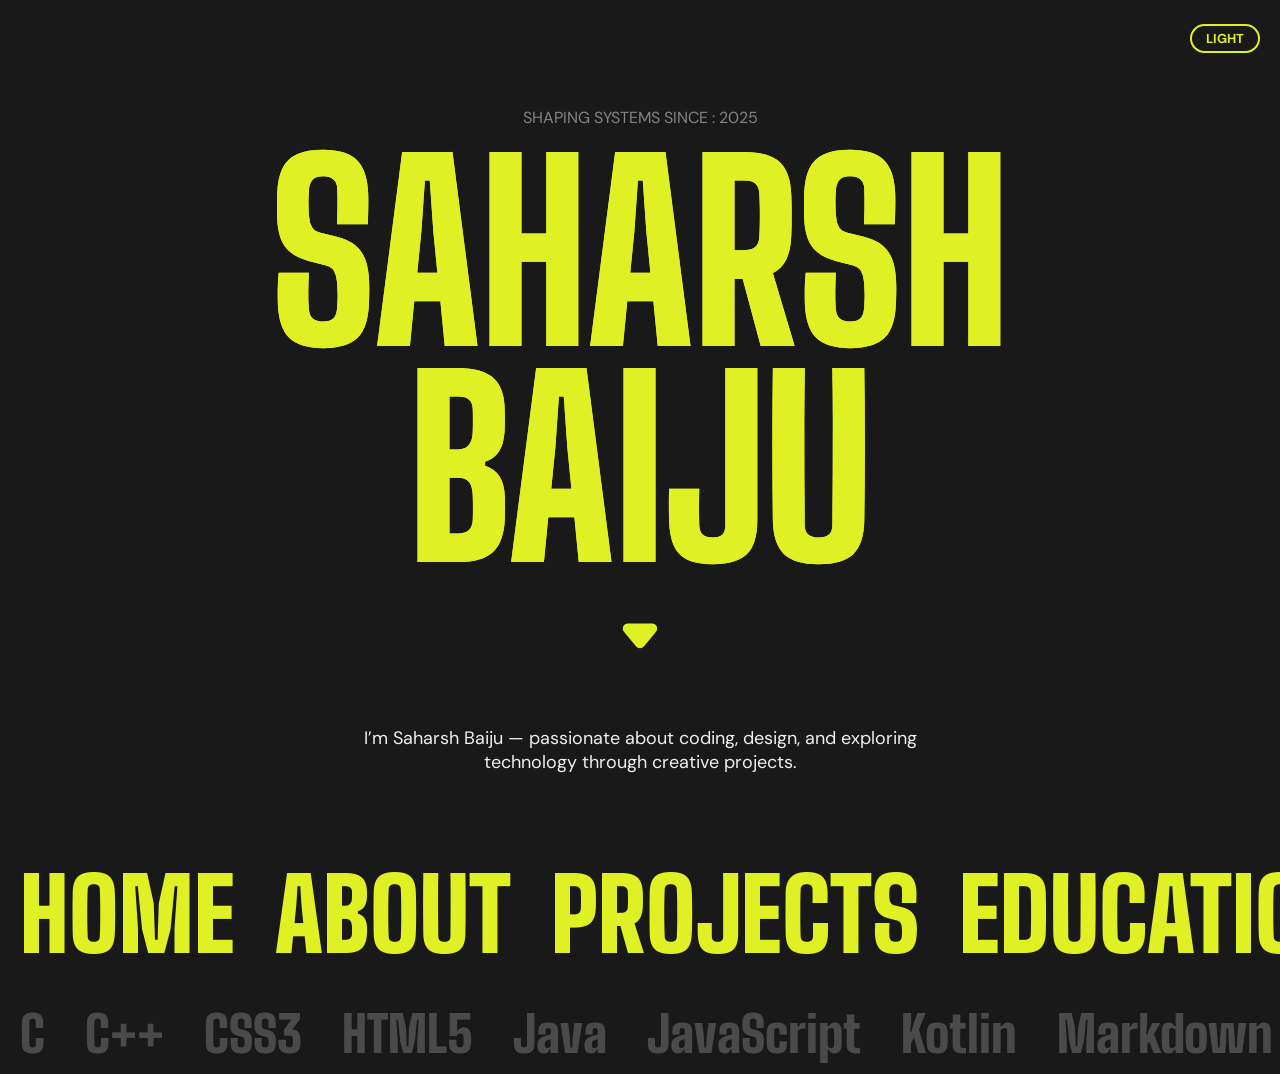
<file: docs/index.html>
<!DOCTYPE html>
<html lang="en">
<head>
    <meta charset="UTF-8">
    <meta name="viewport" content="width=device-width, initial-scale=1.0">
    <title>Saharsh Baiju</title>
    <link rel="stylesheet" href="style.css">
    <script src="script.js" defer></script>
</head>
<body>
    
    <div class="loader">
        <svg width="295" height="338" viewBox="0 0 295 338" fill="none" xmlns="http://www.w3.org/2000/svg">
            <path d="M0.177144 243.303C-0.0152154 243.673 -0.0525978 244.104 0.0732203 244.502C0.199038 244.9 0.47775 245.232 0.848043 245.424C1.21834 245.616 1.64988 245.654 2.04773 245.528C2.44559 245.402 2.77716 245.123 2.96952 244.753C2.96952 244.753 2.96952 244.753 2.96952 244.753C4.53021 241.827 5.76159 238.736 6.9502 235.72C6.96584 235.68 6.98154 235.64 6.9973 235.6C9.18773 229.932 11.3495 224.275 13.5652 218.632C17.8547 207.682 22.248 196.684 26.6301 185.751C26.7343 185.491 26.8392 185.23 26.9446 184.967C44.2911 141.845 61.7552 98.7061 79.8244 55.8576C80.176 55.0288 80.522 54.2145 80.8622 53.4152C86.6773 40.0451 92.1266 26.3528 99.2036 13.9607C99.7643 13.0572 100.32 12.2163 100.94 11.3366C101.642 10.3346 102.35 9.3489 103.091 8.36812C103.424 7.92667 103.762 7.4831 104.102 7.02925C104.272 6.80122 104.442 6.57246 104.619 6.32334C104.8 6.04697 104.953 5.90568 105.22 5.30358C105.318 5.04527 105.391 4.83108 105.455 4.56468C105.497 4.38926 105.528 4.21244 105.538 4.00991C105.544 3.87117 105.569 3.33122 105.22 2.85036C105.019 2.55529 104.636 2.30695 104.314 2.23397C103.947 2.15243 103.832 2.18222 103.661 2.19577C103.349 2.23586 103.122 2.33327 103.001 2.38482C102.857 2.44771 102.723 2.51787 102.59 2.59491C102.488 2.65403 102.391 2.71487 102.29 2.78094C101.526 3.29379 100.892 3.85586 100.316 4.36904C99.1169 5.45104 98.0089 6.55767 96.9123 7.67613C94.7219 9.91896 92.61 12.2093 90.5162 14.5196C86.3421 19.1372 82.2421 23.837 78.232 28.5733C78.1243 28.7009 78.017 28.8283 77.9101 28.9556C70.0514 38.4014 62.9483 48.5319 57.8282 59.8396C57.8225 59.853 57.8169 59.8663 57.8112 59.8797C56.754 62.6294 55.7269 65.7445 57.4148 69.0212C57.4269 69.0395 57.4392 69.0577 57.4515 69.0758C58.8018 71.4552 62.3285 72.0573 64.5507 71.1254C66.9013 70.3293 68.8555 68.9873 70.7072 67.593C74.2388 64.9305 78.0977 60.9281 80.3662 58.8676C80.2878 58.8897 80.096 58.8934 79.9487 58.8324C79.7998 58.7739 79.7344 58.703 79.7138 58.6832C79.677 58.6391 79.7383 58.7273 79.7792 58.8388C79.8725 59.0737 79.9592 59.4047 80.032 59.7452C80.4029 61.5885 80.4473 63.6452 80.5523 65.6566C80.5884 66.409 80.627 67.1633 80.6812 67.9224C81.3735 78.4426 82.0263 89.0625 83.292 99.6069C83.3645 100.219 83.4402 100.843 83.5163 101.455C85.7274 119.151 89.1205 136.624 92.8211 154.013C92.9001 154.382 92.9796 154.754 93.0595 155.126C97.5228 175.782 102.369 196.334 107.641 216.797C107.903 217.802 108.165 218.804 108.425 219.784C108.448 219.873 108.471 219.96 108.494 220.048C110.527 227.153 112.733 234.084 116.276 240.95C116.278 240.954 116.281 240.958 116.284 240.962C116.421 241.163 116.569 241.367 116.76 241.574C116.96 241.768 117.155 242.028 117.699 242.169C117.974 242.238 118.349 242.163 118.569 242.018C118.794 241.877 118.918 241.725 119.017 241.596C119.209 241.335 119.312 241.117 119.416 240.921C119.51 240.742 119.528 240.532 119.467 240.339C119.406 240.146 119.271 239.985 119.091 239.891C118.912 239.798 118.702 239.779 118.509 239.84C118.316 239.901 118.155 240.036 118.061 240.216C118.061 240.216 118.061 240.216 118.061 240.216C117.961 240.409 117.866 240.586 117.796 240.678C117.763 240.724 117.736 240.739 117.774 240.713C117.806 240.684 117.952 240.654 118.011 240.674C118.123 240.716 117.975 240.651 117.88 240.535C117.773 240.419 117.657 240.266 117.548 240.104C117.546 240.101 117.543 240.098 117.541 240.094C114.349 233.897 113.657 226.183 111.7 219.203C111.677 219.115 111.654 219.028 111.631 218.94C111.375 217.964 111.116 216.966 110.858 215.965C105.651 195.559 100.862 175.003 96.4123 154.407C96.3326 154.035 96.2534 153.665 96.1746 153.296C92.4842 135.958 89.1081 118.566 86.9161 101.032C86.8407 100.425 86.765 99.8076 86.6921 99.2011C85.4173 88.745 84.5975 78.2547 83.7801 67.6835C83.7166 66.9175 83.6333 66.1561 83.535 65.392C83.2593 63.3341 82.9516 61.3311 82.4682 59.1889C82.3658 58.7728 82.2601 58.3654 82.0555 57.8813C81.9444 57.6368 81.8364 57.3821 81.5394 57.0427C81.3915 56.8811 81.173 56.6845 80.8435 56.5552C80.5167 56.4222 80.1236 56.4187 79.8571 56.4822C75.1164 60.0174 73.1196 63.1424 69.4331 65.9633C66.2465 68.5477 61.2392 71.6097 59.0006 68.0129C58.9948 68.0044 58.989 67.9958 58.9831 67.9869C57.9321 66.1075 58.5992 63.0417 59.6342 60.6565C59.6393 60.6446 59.6445 60.6326 59.6497 60.6206C64.6857 49.6931 71.7686 39.6133 79.6002 30.3882C79.7068 30.2636 79.8139 30.1389 79.9214 30.014C83.9533 25.3441 88.1148 20.716 92.3402 16.1996C94.4588 13.9406 96.5974 11.7047 98.7869 9.54341C99.8801 8.46809 100.987 7.40441 102.124 6.41627C102.657 5.95534 103.285 5.43523 103.799 5.10844C103.917 5.03282 104.053 4.95964 104.1 4.94277C104.117 4.93326 104.131 4.94358 103.997 4.96466C103.921 4.96888 103.868 4.99258 103.619 4.93767C103.397 4.89 103.095 4.69675 102.949 4.47959C102.696 4.10629 102.751 3.86843 102.742 3.86756C102.744 3.83086 102.744 3.84943 102.73 3.90004C102.709 3.98057 102.668 4.10473 102.599 4.27622C102.635 4.19457 102.578 4.30832 102.524 4.38453C102.466 4.47158 102.396 4.56963 102.321 4.67146C102.17 4.87655 102.006 5.09006 101.839 5.30546C101.504 5.73649 101.156 6.17735 100.813 6.61684C100.046 7.59547 99.2753 8.56948 98.5172 9.56423C97.8446 10.4411 97.1848 11.3652 96.5856 12.3298C89.1823 25.2745 83.854 38.7426 77.9871 52.1904C77.6459 52.9908 77.2989 53.8063 76.9465 54.6361C58.8379 97.5241 41.3472 140.642 23.9926 183.783C23.8871 184.046 23.7822 184.308 23.6779 184.568C19.2938 195.505 14.9119 206.514 10.6261 217.482C8.41511 223.127 6.23995 228.83 4.06657 234.454C4.051 234.494 4.03549 234.534 4.02004 234.573C2.8377 237.572 1.665 240.515 0.177144 243.303Z" fill="#DDFF11"/>
            <path d="M118.769 174.558C118.946 174.305 119.015 173.992 118.962 173.688C118.908 173.383 118.736 173.113 118.483 172.935C118.23 172.758 117.917 172.688 117.612 172.742C117.308 172.796 117.038 172.968 116.86 173.221C116.86 173.221 116.86 173.221 116.86 173.221C112.563 180.514 112.11 188.679 112.81 196.611C112.821 196.709 112.833 196.807 112.844 196.904C112.87 197.096 112.911 197.328 113.078 197.619C113.232 197.906 113.623 198.233 113.998 198.318C114.753 198.474 115.087 198.242 115.38 198.116C115.935 197.814 116.28 197.471 116.603 197.041C116.662 196.96 116.719 196.876 116.773 196.787C118.978 190.012 118.62 184.282 119.308 178.097C119.32 177.956 119.331 177.814 119.343 177.672C119.357 177.506 119.366 177.416 119.384 177.299C119.386 177.268 119.413 177.191 119.371 177.328C119.364 177.346 119.356 177.369 119.343 177.398C119.336 177.413 119.329 177.429 119.32 177.447C119.302 177.483 119.268 177.546 119.216 177.617C119.115 177.75 118.891 178.028 118.403 178.124C118.175 178.172 117.889 178.13 117.74 178.073C117.596 178.023 117.485 177.956 117.401 177.895C117.078 177.637 117.062 177.507 117.019 177.441C117.002 177.403 116.996 177.388 116.991 177.375C116.976 177.326 117.021 177.507 117.037 177.609C117.061 177.743 117.081 177.871 117.102 178.019C117.185 178.593 117.253 179.188 117.32 179.788C117.453 180.998 117.574 182.201 117.704 183.42C117.835 184.637 117.969 185.852 118.133 187.086C118.216 187.702 118.304 188.315 118.416 188.951C118.472 189.265 118.534 189.586 118.614 189.925C118.724 190.3 118.701 190.518 119.099 191.222C119.3 191.522 119.59 191.877 120.135 192.112C120.681 192.361 121.405 192.271 121.8 192.067C122.612 191.649 122.866 191.195 123.151 190.802C123.647 190.033 123.924 189.327 124.188 188.608C124.447 187.882 124.662 187.157 124.858 186.434C126.938 178.038 127.876 169.708 129.075 161.327C129.154 160.75 129.235 160.154 129.315 159.562C130.139 153.498 130.913 147.413 131.666 141.337C133.589 125.758 135.389 110.167 137.066 94.569C137.096 94.2899 137.125 94.0119 137.155 93.7353C138.716 78.8105 140.282 63.8748 140.864 48.826C140.866 48.7628 140.868 48.6999 140.87 48.637C141.013 42.3532 141.274 36.109 139.988 29.6757C139.981 29.6486 139.975 29.6217 139.968 29.595C139.769 28.8479 139.602 28.1092 139.028 27.2452C138.764 26.8454 138.095 26.2065 137.212 26.2643C136.395 26.3322 135.983 26.6944 135.629 26.9619C135.553 27.0242 135.481 27.0861 135.411 27.1494C130.89 31.9053 129.765 37.7935 127.789 43.2344C127.742 43.3811 127.694 43.5288 127.646 43.6776C124.707 53.2169 123.202 62.96 121.974 72.7132C121.939 73.0069 121.903 73.3024 121.868 73.5996C119.946 90.0198 119.439 106.54 119.747 123.027C119.757 123.561 119.769 124.098 119.781 124.638C120.218 142.424 121.488 160.151 123.062 177.836C123.134 178.64 123.21 179.436 123.286 180.214C123.654 183.881 124.028 187.496 124.549 191.186C124.612 191.611 124.681 192.042 124.772 192.496C124.817 192.719 124.868 192.953 124.947 193.222C124.992 193.366 125.031 193.499 125.135 193.716C125.19 193.824 125.257 193.958 125.417 194.14C125.556 194.318 125.974 194.595 126.32 194.625C127.306 194.871 128.762 194.11 129.163 193.294C129.658 192.495 129.818 191.791 129.974 191.106C130.255 189.744 130.354 188.466 130.472 187.201C130.694 184.678 130.906 182.21 131.474 179.87C131.595 179.369 131.745 178.878 131.918 178.403C132.278 177.42 132.751 176.458 133.259 175.613C133.491 175.213 133.851 174.767 133.947 174.715C134.27 174.478 134.53 174.437 134.5 174.45C134.488 174.452 134.461 174.431 134.506 174.465C134.548 174.498 134.633 174.596 134.712 174.728C135.055 175.298 135.296 176.287 135.446 177.23C135.748 179.166 135.815 181.226 135.834 183.279C135.969 187.584 135.261 190.945 135.891 196.354C136.098 196.919 136.924 197.491 137.533 197.481C138.142 197.511 138.542 197.337 138.874 197.17C139.582 196.786 140.011 196.28 140.361 195.747C140.608 195.358 140.843 194.958 141.07 194.561C144.832 187.841 145.371 180.044 147.398 173.608C147.435 173.515 147.467 173.439 147.491 173.385C147.514 173.325 147.585 173.213 147.496 173.353C147.479 173.375 147.457 173.406 147.418 173.449C147.413 173.453 147.35 173.534 147.208 173.634C147.07 173.727 146.797 173.895 146.349 173.862C145.899 173.846 145.488 173.465 145.439 173.378C145.325 173.234 145.273 173.117 145.239 173.03C145.175 172.854 145.172 172.773 145.165 172.718C145.157 172.595 145.164 172.62 145.161 172.635C145.159 172.661 145.146 172.763 145.136 172.826C144.168 177.71 142.763 182.829 141.571 187.872C141.292 189.068 141.175 190.233 141.143 191.41C141.126 192.173 141.148 192.937 141.246 193.732C141.325 194.322 141.433 194.926 141.766 195.616C141.94 195.958 142.174 196.345 142.642 196.692C143.097 197.048 143.863 197.201 144.4 197.071C144.539 197.043 144.667 197.005 144.781 196.963C146.373 196.225 146.867 195.308 147.543 194.357C147.636 194.213 147.725 194.066 147.81 193.916C148.382 192.911 148.827 191.856 149.174 190.784C150.63 185.234 151.174 180.75 148.998 174.047C148.452 173.616 148.197 173.171 146.914 172.888C146.545 172.841 146.101 172.881 145.67 173.134C145.239 173.396 145.042 173.693 144.888 173.985C144.759 174.242 144.696 174.456 144.644 174.686C144.603 174.871 144.577 175.055 144.56 175.242C145.076 182.891 147.429 188.776 150.466 195.403C150.679 195.876 151.583 196.371 152.131 196.268C152.679 196.217 152.961 196.039 153.206 195.896C153.672 195.598 153.954 195.299 154.221 195.004C154.742 194.412 155.128 193.815 155.484 193.206C155.977 192.362 156.37 191.473 156.716 190.632C157.221 189.397 157.661 188.166 158.096 186.942C161.458 177.26 164.446 167.549 167.502 157.807C168.09 155.919 168.689 153.993 169.293 152.043C180.361 116.234 191.27 80.3213 202.062 44.4361C202.495 42.9932 202.892 41.6657 203.317 40.2343C206.311 29.2073 210.529 18.8076 211.428 6.6985C211.337 5.22972 211.016 3.84767 210.354 2.4728C210.309 2.38227 210.261 2.29071 210.212 2.20026C209.721 1.18324 208.402 0.0846457 207.065 0.0302584C206.62 -0.0108876 206.176 -0.0087676 205.739 0.0287993C204.682 0.120575 203.704 0.415788 202.8 0.778198C193.005 5.8608 186.509 13.7637 178.808 20.5755C177.938 21.3871 177.079 22.2378 176.271 23.1482C173.807 25.9234 172.027 29.0249 170.189 32.023C169.621 32.9642 169.059 33.9128 168.502 34.863C164.684 41.4117 160.99 48.0104 157.424 54.6993C156.965 55.5646 156.508 56.436 156.061 57.3181C152.614 63.8509 150.942 71.0558 149.204 78.0185C149.004 78.8394 148.802 79.6781 148.601 80.5205C144.854 96.4295 141.409 112.384 138.255 128.421C138.134 129.043 138.019 129.652 137.909 130.249C135.654 141.617 134.968 154.074 138.002 165.254C138.096 165.824 138.22 166.392 138.389 166.962C138.848 168.59 139.852 170.207 141.115 171.33C141.573 171.753 142.08 172.104 142.652 172.381C143.192 172.639 143.8 172.823 144.466 172.856C145.155 172.887 145.779 172.747 146.334 172.572C148.588 171.78 150.152 170.483 151.858 169.568C152.201 169.374 152.49 169.287 152.635 169.297C152.808 169.292 153.08 169.485 153.404 169.863C153.685 170.178 153.951 170.498 154.225 170.813C159.84 177.763 159.572 188.228 161.317 197.542C161.339 197.68 161.363 197.81 161.392 197.937C161.407 198 161.422 198.062 161.44 198.124C161.46 198.2 161.49 198.297 161.522 198.384C161.6 198.566 161.622 198.715 161.931 199.085C162.085 199.242 162.265 199.438 162.724 199.568C163.152 199.686 163.601 199.556 163.785 199.46C168.604 190.324 168.591 183.348 168.839 174.708C168.81 174.354 168.691 173.686 168.029 173.239C167.371 172.835 166.843 172.941 166.502 173.003C165.805 173.174 165.388 173.439 164.932 173.787C164.369 174.238 163.792 174.863 163.492 175.711C163.395 175.987 163.335 176.281 163.314 176.57C163.244 177.521 163.582 178.492 164.244 179.199C164.535 179.512 164.883 179.76 165.242 179.938C165.743 180.186 166.256 180.378 166.758 180.541C167.693 180.844 168.598 181.064 169.386 181.307C170.24 181.567 170.879 181.9 171.248 182.393C171.904 183.236 172.28 184.49 172.523 185.779C173.156 189.327 172.924 193.18 173.066 197.081C173.084 197.293 173.058 197.451 173.218 197.906C173.267 198.021 173.328 198.177 173.52 198.389C173.688 198.595 174.157 198.855 174.556 198.828C175.317 198.748 175.411 198.496 175.568 198.39C176.021 197.923 176.107 197.673 176.28 197.37C176.577 196.792 176.793 196.242 176.989 195.67C177.088 195.38 177.187 195.072 177.275 194.763C177.623 193.534 177.795 192.335 177.954 191.15C178.346 188.07 178.556 185.033 178.785 181.973C178.888 180.573 178.989 179.17 179.093 177.768C180.22 162.301 180.978 146.852 181.664 131.37C181.715 130.213 181.766 129.041 181.815 127.879C182.673 107.396 183.38 86.9117 183.779 66.4177C183.794 65.5394 183.808 64.6809 183.819 63.835C183.621 58.9298 184.806 54.7332 182.778 49.0248C182.103 48.2456 181.061 47.5791 179.736 47.7923C179.54 47.8288 179.343 47.8897 179.155 47.9749C178.032 48.4985 177.532 49.4948 177.188 50.2676C176.006 53.3766 175.634 56.2892 174.988 59.2508C174.837 60.0002 174.701 60.7521 174.576 61.5054C173.014 71.4367 172.479 81.3816 172.13 91.3319C172.111 91.9259 172.094 92.5358 172.078 93.1413C171.599 113.791 171.906 134.428 172.698 155.051C172.711 155.357 172.723 155.662 172.736 155.965C173.321 169.311 174.149 182.658 175.849 195.967C175.865 196.084 175.881 196.197 175.896 196.307C176.067 197.415 176.182 198.426 176.572 199.713C176.608 199.812 176.641 199.905 176.715 200.05C176.75 200.114 176.809 200.229 176.938 200.37C177.031 200.466 177.146 200.58 177.389 200.675C177.675 200.807 178.158 200.727 178.335 200.604C178.553 200.48 178.658 200.338 178.707 200.276C178.763 200.2 178.804 200.127 178.83 200.076C178.874 199.989 178.907 199.899 178.925 199.844C178.966 199.723 178.987 199.63 179.008 199.537C179.081 199.189 179.111 198.909 179.144 198.618C179.205 198.044 179.247 197.496 179.293 196.947C179.305 196.801 179.317 196.659 179.328 196.512C179.762 191.728 180.041 186.74 181.259 182.368C181.318 182.19 181.392 182.013 181.47 181.86C181.73 181.313 182.306 180.884 182.384 180.904C182.399 180.902 182.342 180.916 182.303 180.906C185.606 181.54 187.188 185.519 187.9 189.259C188.275 191.174 188.481 193.147 188.644 195.156C188.726 196.161 188.794 197.173 188.885 198.21C188.933 198.734 188.984 199.257 189.071 199.82C189.114 200.097 189.169 200.404 189.258 200.725C189.315 200.923 189.354 201.058 189.475 201.32C189.536 201.446 189.605 201.573 189.712 201.716C189.848 201.898 190.043 202.103 190.34 202.258C190.975 202.589 191.644 202.607 192.16 202.525C194.236 202.071 195.234 200.87 196.21 199.734C196.418 199.474 196.619 199.207 196.812 198.936C202.243 190.232 202.173 180.575 203.599 171.415C203.621 171.24 203.642 171.064 203.663 170.886C205.696 152.241 206.272 133.61 206.705 114.95C206.706 114.862 206.708 114.775 206.71 114.687C206.986 98.6864 206.731 82.6926 205.277 66.7124C205.246 66.3882 205.214 66.0712 205.182 65.7615C204.512 61.7637 205.133 58.0634 202.094 53.6612C201.645 53.2559 200.877 53.0123 200.312 53.0479C197.66 53.3943 196.601 55.0039 195.378 56.3121C195.12 56.6225 194.872 56.9389 194.633 57.2606C192.407 60.178 191.602 63.6962 190.89 66.9202C190.8 67.3488 190.715 67.7733 190.63 68.208C188.875 77.5246 187.818 86.8785 187.003 96.2625C186.955 96.8371 186.908 97.403 186.862 97.9784C185.855 110.691 185.383 123.507 186.43 136.312C186.493 137.076 186.564 137.842 186.64 138.605C187.699 149.417 190.202 159.991 192.758 170.393C192.974 171.286 193.188 172.176 193.397 173.063C195.145 180.277 196.538 187.469 198.499 194.808C198.757 195.639 199.044 196.43 199.573 197.393C199.693 197.599 199.853 197.855 200.112 198.115C201.092 199.122 202.667 199.355 203.867 198.881C207.303 197.229 207.712 194.061 208.364 191.577C208.898 188.974 209.097 186.39 209.203 183.819C209.243 182.793 209.25 181.769 209.24 180.748C209.225 179.601 209.03 178.54 208.74 177.493C208.392 176.396 208.128 175.365 207.074 174.211C206.735 173.868 206.164 173.571 205.602 173.55C203.551 173.687 202.96 174.843 202.196 175.702C201.392 176.77 200.783 177.989 200.441 179.301C200.171 180.471 199.949 181.624 200.449 183.098C200.731 183.92 201.646 185.12 202.946 185.209C204.156 185.301 204.989 184.855 205.73 184.458C207.192 183.608 208.326 182.571 209.438 181.519C211.632 179.43 213.595 177.035 215.557 175.094C215.653 175.004 215.772 174.9 215.848 174.842C215.888 174.811 215.931 174.78 215.941 174.775C215.954 174.764 215.945 174.79 215.773 174.836C216.25 174.723 216.678 174.71 216.815 174.758C216.878 174.783 216.79 174.749 216.764 174.703C216.739 174.662 216.775 174.715 216.781 174.863C216.814 175.485 216.461 176.594 216.079 177.546C215.288 179.507 214.251 181.495 213.247 183.474C211.319 187.529 208.786 191.229 208.327 196.501C208.332 196.768 208.356 197.151 208.647 197.592C208.941 198.046 209.489 198.292 209.828 198.337C210.525 198.429 210.85 198.278 211.178 198.176C211.8 197.944 212.254 197.652 212.699 197.317C212.988 197.096 213.26 196.851 213.519 196.563C214.344 195.611 214.742 194.656 215.144 193.723C216.858 189.357 217.652 185.022 218.63 180.705C218.681 180.464 218.732 180.234 218.77 179.901C218.778 179.804 218.79 179.726 218.784 179.532C218.782 179.485 218.779 179.428 218.765 179.337C218.75 179.256 218.74 179.133 218.628 178.894C218.592 178.815 218.445 178.541 218.17 178.346C217.914 178.134 217.364 178.016 217.051 178.098C216.794 178.149 216.634 178.24 216.519 178.314C216.424 178.376 216.373 178.421 216.322 178.467C216.015 178.777 216.03 178.826 215.956 178.932C215.904 179.022 215.865 179.097 215.831 179.165C215.572 179.698 215.422 180.127 215.266 180.61C215.263 180.62 215.26 180.63 215.257 180.639C214.961 181.597 214.788 182.536 214.673 183.47C214.382 185.962 214.444 188.41 214.711 190.845C214.755 191.222 214.865 191.704 215.243 192.175C215.616 192.653 216.245 192.928 216.707 192.978C217.654 193.072 218.218 192.803 218.741 192.563C219.123 192.373 219.454 192.151 219.762 191.906C220.481 191.332 221.136 190.693 221.75 190.024C226.399 184.738 227.876 177.86 227.443 171.042C227.43 170.957 227.43 170.912 227.377 170.722C227.354 170.649 227.326 170.56 227.253 170.423C227.215 170.354 227.166 170.272 227.085 170.174C227.031 170.114 227.038 170.109 226.896 169.983C226.759 169.867 226.553 169.737 226.287 169.671C225.729 169.519 225.168 169.783 224.965 169.97C224.906 170.018 224.859 170.064 224.82 170.106C224.797 170.13 224.787 170.142 224.772 170.16C224.744 170.192 224.721 170.222 224.7 170.25C224.619 170.363 224.579 170.442 224.548 170.507C224.484 170.646 224.477 170.682 224.461 170.725C224.447 170.768 224.437 170.804 224.427 170.839C224.408 170.915 224.403 170.938 224.392 170.986C224.356 171.155 224.338 171.272 224.319 171.391C224.283 171.629 224.256 171.853 224.23 172.071C224.18 172.508 224.14 172.936 224.103 173.366C223.784 177.267 223.661 181.109 223.618 184.984C223.608 186 223.596 187.01 223.582 188.018C223.507 197.947 222.78 207.662 222.817 217.85C222.854 218.671 222.86 219.501 222.846 220.335C222.504 228.508 221.842 236.984 221.609 245.339C221.585 246.062 221.562 246.833 221.541 247.563C221.073 266.68 221.348 285.744 220.977 304.767C220.966 305.239 220.956 305.703 220.945 306.16C220.602 315.389 220.639 325.338 218.558 333.595C218.506 333.712 218.437 333.814 218.324 333.922C217.815 334.442 216.414 334.794 215.079 334.854C214.892 334.866 214.703 334.85 214.504 334.803C209.752 332.609 207.108 324.843 204.733 318.862C204.613 318.538 204.5 318.199 204.397 317.858C201.937 307.903 203.087 296.879 203.452 286.248C203.463 286.016 203.476 285.783 203.489 285.549C204.095 275.65 205.923 265.787 207.988 256.012C208.008 255.922 208.027 255.832 208.046 255.742C210.267 245.398 213.255 235.22 216.629 225.164C216.648 225.108 216.667 225.052 216.686 224.995C216.752 224.798 216.818 224.601 216.884 224.405C220.816 212.545 225.21 200.998 229.202 188.983C229.27 188.756 229.345 188.496 229.408 188.266C230.667 183.731 232.54 179.286 234.838 175.166C234.984 174.907 235.128 174.636 235.27 174.378C235.458 174.041 235.611 173.701 235.745 173.328C235.815 173.129 235.878 172.924 235.927 172.661C235.95 172.526 235.974 172.384 235.972 172.155C235.968 172.037 235.966 171.903 235.902 171.669C235.838 171.469 235.675 170.942 234.991 170.651C234.477 170.43 233.611 170.33 232.909 170.687C232.218 171.03 231.877 171.522 231.63 171.927C231.164 172.745 230.99 173.472 230.831 174.172C230.535 175.577 230.427 176.901 230.344 178.231C230.191 180.876 230.216 183.483 230.188 186.043C230.187 186.093 230.186 186.143 230.186 186.192C230.154 187.249 230.455 188.549 231.182 189.502C231.233 189.572 231.285 189.64 231.337 189.706C231.684 190.132 232.145 190.564 232.841 190.816C233.534 191.082 234.422 190.979 234.998 190.68C235.113 190.625 235.219 190.565 235.321 190.501C241.577 186.636 242.989 177.791 243.216 173.292L240.757 172.515C240.765 172.583 240.773 172.651 240.781 172.72C241.177 176.662 242.771 180.8 245.631 183.747L245.894 183.967C245.912 183.978 245.93 183.988 245.949 183.999C247.35 184.793 248.864 184.629 250.207 184.722C250.291 184.727 250.381 184.695 250.456 184.642C250.53 184.589 250.583 184.519 250.605 184.438C250.627 184.358 250.618 184.271 250.581 184.187C250.544 184.103 250.482 184.03 250.408 183.992C250.408 183.992 250.408 183.992 250.408 183.992C249.19 183.374 248.087 182.529 247.193 181.944C247.181 181.936 247.169 181.928 247.156 181.92L247.419 182.139C245.068 179.436 243.966 176.019 243.582 172.392C243.574 172.329 243.567 172.266 243.56 172.203L243.208 169.038L241.101 171.426C240.854 171.716 240.796 171.941 240.764 172.016C240.727 172.118 240.697 172.23 240.681 172.295C240.648 172.431 240.62 172.577 240.602 172.68C240.559 172.924 240.532 173.125 240.504 173.329C240.447 173.749 240.4 174.128 240.347 174.528C240.245 175.307 240.132 176.077 239.995 176.837C239.723 178.357 239.361 179.845 238.857 181.261C237.862 184.087 236.231 186.656 233.84 188.134C233.818 188.148 233.8 188.158 233.785 188.165C233.697 188.196 233.788 188.173 233.78 188.178C233.774 188.179 233.652 188.104 233.538 187.953C233.51 187.918 233.485 187.883 233.46 187.849C233.136 187.397 233.014 186.911 233.021 186.231C233.022 186.181 233.023 186.129 233.023 186.078C233.054 183.475 233.034 180.911 233.182 178.4C233.259 177.148 233.372 175.904 233.613 174.775C233.73 174.227 233.905 173.67 234.083 173.375C234.166 173.224 234.247 173.195 234.141 173.256C234.023 173.323 233.85 173.276 233.941 173.301C233.656 173.192 233.436 172.973 233.334 172.818C233.226 172.657 233.19 172.545 233.164 172.461C233.12 172.3 233.125 172.242 233.122 172.201C233.122 172.126 233.126 172.137 233.122 172.152C233.116 172.19 233.091 172.281 233.059 172.37C232.997 172.545 232.897 172.733 232.787 172.896C232.615 173.164 232.44 173.443 232.284 173.718C229.844 178.083 227.904 182.654 226.556 187.485C226.5 187.688 226.432 187.925 226.368 188.137C222.474 199.83 217.994 211.607 214.064 223.456C213.998 223.653 213.932 223.85 213.865 224.048C213.846 224.105 213.827 224.162 213.808 224.218C210.409 234.349 207.433 244.652 205.22 255.141C205.201 255.232 205.182 255.323 205.163 255.414C203.119 265.281 201.372 275.242 200.777 285.398C200.764 285.639 200.752 285.879 200.74 286.117C200.435 296.858 199.176 307.613 201.856 318.625C201.973 319.014 202.103 319.405 202.244 319.786C205.021 325.994 206.018 333.467 213.838 337.539C214.271 337.646 214.73 337.7 215.195 337.685C216.797 337.587 218.605 337.587 220.368 336.069C220.736 335.721 221.062 335.276 221.276 334.783C223.853 324.831 223.521 315.732 223.963 306.239C223.976 305.779 223.988 305.312 224 304.838C224.439 285.744 224.358 266.671 224.834 247.655C224.854 246.931 224.878 246.166 224.902 245.451C225.139 237.083 225.788 228.903 226.143 220.392C226.159 219.505 226.152 218.602 226.11 217.7C226.067 208.055 226.728 197.974 226.757 188.055C226.767 187.041 226.772 186.024 226.773 185.001C226.782 181.186 226.849 177.37 227.116 173.609C227.147 173.198 227.181 172.791 227.221 172.396C227.241 172.202 227.264 172.003 227.288 171.828C227.299 171.744 227.314 171.655 227.322 171.613C227.324 171.605 227.325 171.599 227.322 171.61C227.31 171.64 227.338 171.594 227.253 171.791C227.227 171.843 227.193 171.912 227.118 172.016C227.099 172.042 227.077 172.071 227.051 172.101C227.037 172.118 227.027 172.129 227.005 172.153C226.967 172.193 226.922 172.237 226.865 172.284C226.668 172.465 226.114 172.727 225.563 172.576C225.3 172.511 225.097 172.384 224.963 172.27C224.824 172.146 224.831 172.142 224.779 172.084C224.701 171.989 224.655 171.911 224.62 171.848C224.552 171.721 224.529 171.645 224.512 171.589C224.472 171.448 224.479 171.446 224.476 171.427C224.953 177.176 223.606 183.835 219.702 188.144C219.189 188.703 218.617 189.2 218.014 189.651C217.83 189.787 217.642 189.903 217.467 189.989C217.244 190.111 216.983 190.132 217.091 190.127C217.141 190.125 217.363 190.208 217.475 190.357C217.588 190.502 217.575 190.568 217.574 190.528C217.334 188.288 217.291 186.001 217.548 183.818C217.647 183.005 217.785 182.203 218 181.478C218.002 181.471 218.004 181.463 218.007 181.456C218.115 181.096 218.261 180.691 218.386 180.426C218.399 180.398 218.413 180.372 218.416 180.367C218.4 180.377 218.47 180.333 218.244 180.564C218.204 180.6 218.162 180.637 218.078 180.692C217.976 180.758 217.829 180.843 217.583 180.892C217.286 180.971 216.75 180.856 216.504 180.651C216.239 180.463 216.103 180.206 216.071 180.136C215.97 179.919 215.967 179.827 215.956 179.771C215.946 179.709 215.945 179.679 215.944 179.659C215.943 179.579 215.946 179.604 215.944 179.622C215.936 179.721 215.899 179.936 215.861 180.125C214.97 184.421 214.218 188.836 212.692 192.697C212.36 193.493 211.93 194.267 211.501 194.716C211.368 194.857 211.203 195.002 211.029 195.135C210.768 195.336 210.457 195.517 210.245 195.592C210.157 195.637 210.038 195.607 210.292 195.631C210.413 195.641 210.747 195.779 210.916 196.046C211.082 196.302 211.068 196.456 211.072 196.5C211.326 192.793 213.724 188.611 215.623 184.673C216.612 182.676 217.644 180.666 218.497 178.493C218.896 177.377 219.374 176.3 219.339 174.706C219.309 174.278 219.217 173.779 218.886 173.281C218.549 172.762 217.965 172.422 217.491 172.304C216.496 172.073 215.897 172.229 215.203 172.371C214.596 172.552 214.493 172.716 214.282 172.861C214.124 172.987 213.957 173.138 213.833 173.256C211.597 175.515 209.846 177.774 207.777 179.819C205.952 181.715 202.733 184.186 202.524 182.265C202.315 181.747 202.361 180.709 202.591 179.859C202.852 178.856 203.336 177.894 203.98 177.057C204.25 176.706 204.551 176.381 204.852 176.142C205.142 175.897 205.474 175.794 205.467 175.819C205.463 175.825 205.419 175.794 205.473 175.844C205.83 176.217 206.225 177.235 206.434 178.107C206.646 178.973 206.761 179.887 206.733 180.721C206.701 181.719 206.658 182.715 206.612 183.707C206.327 188.36 205.915 194.715 202.925 196.365C202.566 196.494 202.223 196.417 202.023 196.206C202.034 196.219 201.97 196.139 201.919 196.046C201.649 195.561 201.455 194.742 201.24 194.004C199.409 187.009 198.022 179.588 196.292 172.382C196.083 171.486 195.868 170.591 195.652 169.694C193.089 159.267 190.634 148.885 189.597 138.309C189.522 137.563 189.453 136.813 189.391 136.064C188.364 123.515 188.847 110.832 189.85 98.2186C189.896 97.6475 189.942 97.0856 189.991 96.5153C190.797 87.2105 191.787 77.8783 193.451 68.7491C193.531 68.3248 193.611 67.9116 193.695 67.4964C194.367 64.3273 194.932 61.1599 196.679 58.7271C196.879 58.4355 197.088 58.1504 197.305 57.8748C198.216 56.6854 199.583 55.4297 200.376 55.4092C200.529 55.4132 200.491 55.4044 200.585 55.4685C202.069 57.5644 202.413 62.326 202.86 66.0024C202.892 66.3077 202.924 66.6204 202.956 66.9404C204.419 82.7555 204.723 98.7212 204.447 114.644C204.446 114.731 204.444 114.818 204.442 114.905C204.013 133.498 203.151 152.147 201.011 170.56C200.989 170.736 200.967 170.909 200.945 171.08C199.543 180.115 199.15 190.047 194.486 197.277C194.323 197.505 194.154 197.729 193.979 197.947C193.298 198.826 192.279 199.628 191.72 199.699C191.603 199.718 191.596 199.69 191.658 199.721C191.084 195.031 192.98 181.995 182.844 178.336C182.373 178.233 181.862 178.296 181.465 178.45C180.055 179.082 179.733 180.125 179.389 181.008C179.31 181.239 179.238 181.474 179.168 181.693C177.839 186.7 177.709 191.485 177.26 196.347C177.248 196.492 177.237 196.632 177.225 196.776C177.18 197.314 177.129 197.85 177.06 198.364C177.025 198.617 176.984 198.876 176.937 199.06C176.926 199.105 176.913 199.143 176.91 199.148C176.909 199.15 176.911 199.14 176.928 199.103C176.975 199.051 176.916 198.99 177.294 198.734C177.446 198.626 177.891 198.553 178.143 198.671C178.358 198.755 178.447 198.85 178.513 198.916C178.603 199.016 178.617 199.057 178.625 199.068C178.639 199.094 178.626 199.064 178.615 199.026C178.404 198.229 178.269 197.038 178.13 196.004C178.116 195.896 178.102 195.785 178.088 195.671C176.564 182.512 175.927 169.151 175.423 155.861C175.412 155.559 175.401 155.255 175.391 154.95C174.723 134.391 174.574 113.767 175.051 93.2191C175.067 92.6169 175.083 92.0105 175.099 91.42C175.408 81.5278 175.62 71.595 176.952 61.8754C177.059 61.1405 177.173 60.4088 177.297 59.6824C177.838 56.7438 178.176 53.6186 179.1 51.0727C179.35 50.4441 179.688 49.973 180.008 49.8433C180.04 49.8284 180.075 49.817 180.114 49.8093C180.372 49.7417 180.896 49.947 181.227 50.3503C182.256 53.5623 181.796 59.2721 181.842 63.8094C181.832 64.6526 181.82 65.5089 181.806 66.3852C181.442 86.8465 180.784 107.335 179.927 127.798C179.878 128.959 179.826 130.13 179.774 131.286C179.069 146.751 178.171 162.185 176.95 177.602C176.838 179 176.713 180.395 176.579 181.785C176.281 184.82 175.962 187.847 175.52 190.805C175.345 191.938 175.146 193.052 174.855 194.073C174.781 194.333 174.698 194.592 174.607 194.861C174.446 195.332 174.255 195.808 174.048 196.209C173.961 196.392 173.782 196.636 173.846 196.558C173.865 196.541 173.892 196.513 173.97 196.465C174.048 196.421 174.19 196.326 174.503 196.313C174.832 196.289 175.234 196.514 175.357 196.671C175.502 196.832 175.531 196.924 175.555 196.977C175.617 197.167 175.574 197.055 175.579 196.987C175.429 193.229 175.694 189.346 174.982 185.314C174.687 183.831 174.25 182.257 173.116 180.871C172.258 179.83 171.024 179.36 170.033 179.089C169.087 178.831 168.218 178.703 167.435 178.447C167.017 178.312 166.625 178.149 166.265 177.953C166.124 177.874 166.013 177.781 165.927 177.677C165.734 177.447 165.677 177.106 165.729 176.801C165.745 176.706 165.769 176.62 165.801 176.534C165.893 176.277 166.12 175.992 166.467 175.723C166.64 175.583 166.936 175.443 167.021 175.434C167.065 175.414 166.972 175.502 166.656 175.32C166.51 175.229 166.41 175.078 166.378 174.999C166.344 174.915 166.346 174.889 166.345 174.895C166.473 182.138 164.314 191.671 162.613 196.982C162.724 196.922 163.064 196.818 163.399 196.91C163.754 197.011 163.873 197.154 163.962 197.243C164.129 197.447 164.089 197.441 164.096 197.439C164.08 197.392 164.053 197.288 164.025 197.113C162.191 187.877 162.886 177.518 156.252 169.041C155.924 168.666 155.558 168.326 155.174 168.007C154.6 167.527 153.754 166.947 152.644 166.946C151.823 166.952 151.2 167.265 150.713 167.538C148.887 168.577 147.237 169.869 145.643 170.403C145.267 170.524 144.911 170.568 144.622 170.534C144.337 170.502 144.022 170.394 143.71 170.233C143.381 170.064 143.059 169.829 142.788 169.562C141.808 168.622 141.183 167.542 140.806 166.245C140.674 165.795 140.572 165.328 140.494 164.846C137.497 153.409 138.255 142.146 140.481 130.726C140.591 130.137 140.706 129.536 140.826 128.922C144 112.952 147.493 96.9976 151.227 81.1462C151.427 80.3073 151.627 79.4725 151.825 78.656C153.56 71.6852 155.158 64.7485 158.447 58.524C158.88 57.6667 159.33 56.8094 159.785 55.9516C163.323 49.3132 167.015 42.7178 170.808 36.2123C171.36 35.2688 171.915 34.3263 172.472 33.3939C174.287 30.3932 176.009 27.3701 178.225 24.8836C178.961 24.0538 179.758 23.2625 180.591 22.4848C188.163 15.7197 195.244 7.57066 203.771 3.19686C204.505 2.90171 205.246 2.70508 205.95 2.65502C206.241 2.634 206.524 2.63913 206.799 2.67047C207.283 2.74066 207.518 2.92642 207.845 3.49611C207.876 3.55225 207.906 3.61124 207.936 3.67115C208.389 4.60085 208.669 5.75874 208.728 6.8415C207.94 17.3963 203.665 28.6475 200.687 39.4523C200.262 40.8812 199.866 42.2066 199.434 43.6475C188.645 79.5211 177.736 115.438 166.674 151.231C166.07 153.18 165.473 155.105 164.886 156.992C161.84 166.718 158.856 176.466 155.533 186.033C155.106 187.235 154.66 188.438 154.187 189.593C153.86 190.386 153.521 191.147 153.118 191.835C152.827 192.337 152.505 192.817 152.176 193.189C152.018 193.37 151.836 193.531 151.76 193.575C151.732 193.601 151.715 193.567 151.942 193.54C152.053 193.531 152.258 193.55 152.445 193.652C152.634 193.751 152.751 193.896 152.802 193.982C150.206 188.445 147.645 181.309 147.28 175.489C147.292 175.312 147.345 175.165 147.322 175.223C147.303 175.257 147.249 175.369 147.056 175.487C146.862 175.603 146.656 175.61 146.572 175.597C146.425 175.566 146.565 175.594 146.693 175.688C146.844 175.791 146.973 175.895 147.161 176.065C147.525 179.304 148.144 185.615 146.628 189.964C146.332 190.89 145.959 191.779 145.494 192.599C145.433 192.709 145.367 192.817 145.299 192.924C144.883 193.613 144.124 194.394 143.867 194.466C143.862 194.468 143.864 194.467 143.879 194.464C143.922 194.44 144.153 194.483 144.204 194.537C144.262 194.584 144.205 194.543 144.156 194.435C144.048 194.215 143.953 193.818 143.907 193.41C143.837 192.795 143.82 192.132 143.836 191.476C143.862 190.462 143.97 189.433 144.19 188.492C145.374 183.438 146.724 178.532 147.767 173.224C147.78 173.135 147.802 172.977 147.812 172.852C147.819 172.742 147.83 172.689 147.814 172.474C147.804 172.385 147.796 172.277 147.725 172.082C147.687 171.985 147.631 171.861 147.512 171.711C147.46 171.619 147.038 171.229 146.579 171.213C146.121 171.179 145.836 171.351 145.686 171.453C145.532 171.561 145.449 171.662 145.442 171.669C145.393 171.724 145.358 171.769 145.329 171.809C145.018 172.31 145.044 172.363 144.929 172.62C142.654 179.987 142.2 187.17 138.777 193.252C138.577 193.603 138.358 193.943 138.132 194.268C137.964 194.511 137.731 194.71 137.611 194.768C137.564 194.799 137.539 194.77 137.717 194.773C137.802 194.778 137.956 194.814 138.092 194.909C138.23 195.002 138.317 195.132 138.35 195.206C138.255 192.326 138.585 187.305 138.522 183.255C138.493 181.131 138.426 179.004 138.077 176.802C137.878 175.7 137.69 174.583 136.98 173.35C136.625 172.757 135.92 171.939 134.787 171.818C133.665 171.737 133.023 172.16 132.429 172.551C131.622 173.176 131.354 173.701 131 174.252C130.349 175.35 129.935 176.483 129.591 177.648C129.43 178.2 129.29 178.755 129.156 179.307C128.533 181.881 128.299 184.466 128.045 186.969C127.916 188.213 127.791 189.462 127.542 190.571C127.42 191.116 127.244 191.64 127.053 191.921C126.96 192.059 126.891 192.101 126.875 192.105C126.857 192.109 126.824 192.126 126.68 192.105C126.92 192.122 127.244 192.338 127.314 192.439C127.407 192.545 127.419 192.585 127.428 192.599C127.439 192.622 127.416 192.567 127.399 192.502C127.362 192.371 127.322 192.184 127.288 192.004C127.218 191.628 127.159 191.222 127.104 190.822C126.651 187.27 126.393 183.608 126.075 179.959C126.009 179.182 125.941 178.387 125.87 177.585C124.337 159.945 123.099 142.25 122.693 124.573C122.682 124.038 122.671 123.504 122.662 122.973C122.382 106.591 122.932 90.1904 124.835 73.9504C124.87 73.6555 124.905 73.3623 124.94 73.0709C126.151 63.4153 127.314 53.6502 129.987 44.413C130.032 44.2643 130.077 44.1167 130.122 43.9703C131.904 38.5972 133.237 32.4829 136.868 28.7684C136.915 28.7261 136.96 28.6873 137.005 28.6513C137.198 28.4798 137.411 28.4165 137.315 28.441C137.268 28.4479 137.169 28.4133 137.163 28.4037C137.151 28.3942 137.198 28.4308 137.249 28.5053C137.478 28.8283 137.696 29.4894 137.848 30.1154C137.853 30.1385 137.859 30.1618 137.865 30.1853C139.034 36.0276 138.809 42.3856 138.655 48.5621C138.652 48.6243 138.65 48.6867 138.648 48.7492C138.069 63.6682 136.508 78.5976 134.943 93.4989C134.914 93.7752 134.884 94.0528 134.854 94.3316C133.172 109.911 131.326 125.49 129.352 141.046C128.579 147.114 127.784 153.189 126.942 159.235C126.86 159.826 126.776 160.42 126.694 160.994C125.458 169.31 124.287 177.731 122.195 185.693C122.003 186.363 121.794 187.022 121.56 187.643C121.333 188.245 121.072 188.832 120.799 189.247C120.678 189.455 120.467 189.605 120.615 189.511C120.685 189.464 121.011 189.411 121.219 189.513C121.425 189.606 121.451 189.685 121.452 189.68C121.526 189.808 121.465 189.705 121.439 189.61C121.41 189.522 121.373 189.385 121.345 189.267C121.283 189.013 121.226 188.732 121.174 188.451C121.068 187.88 120.978 187.295 120.893 186.704C120.723 185.515 120.575 184.317 120.43 183.111C120.285 181.902 120.147 180.702 119.994 179.473C119.917 178.86 119.841 178.258 119.741 177.617C119.714 177.45 119.69 177.302 119.655 177.121C119.639 177.038 119.622 176.954 119.597 176.846C119.572 176.744 119.555 176.656 119.488 176.466C119.471 176.419 119.454 176.377 119.423 176.31C119.356 176.192 119.316 176.028 118.971 175.753C118.88 175.687 118.764 175.617 118.614 175.565C118.459 175.506 118.164 175.463 117.929 175.512C117.426 175.611 117.186 175.9 117.071 176.053C117.011 176.134 116.97 176.211 116.946 176.259C116.934 176.283 116.924 176.305 116.914 176.326C116.896 176.367 116.882 176.405 116.87 176.439C116.778 176.724 116.782 176.793 116.761 176.908C116.727 177.163 116.721 177.259 116.705 177.469C116.695 177.612 116.685 177.754 116.675 177.895C116.156 183.847 116.152 190.639 114.706 195.543C114.689 195.571 114.67 195.601 114.649 195.631C114.54 195.791 114.348 195.972 114.26 196.024C114.233 196.064 114.198 195.977 114.591 196.046C114.788 196.087 115.024 196.289 115.087 196.419C115.161 196.552 115.156 196.604 115.159 196.613C115.147 196.522 115.135 196.43 115.124 196.339C114.405 188.963 115.089 180.697 118.769 174.558Z" fill="#DDFF11"/>
            <path d="M26.7778 240.289C26.411 240.287 26.0586 240.432 25.7981 240.69C25.5375 240.948 25.3903 241.299 25.3887 241.666C25.3871 242.033 25.5313 242.385 25.7896 242.646C26.0479 242.906 26.399 243.054 26.7659 243.055C26.7659 243.055 26.7659 243.055 26.7659 243.055C28.8203 243.084 30.9759 242.98 33.0351 242.752C33.3295 242.721 33.6167 242.688 33.9107 242.654C33.911 242.654 33.9113 242.654 33.9116 242.654C43.2853 241.4 52.4946 240.034 61.7878 238.64C61.7881 238.64 61.7883 238.64 61.7886 238.64C88.5754 234.564 115.339 230.013 141.933 224.659C143.936 224.256 145.939 223.848 147.942 223.435C148 223.423 148.052 223.39 148.085 223.341C148.119 223.293 148.132 223.233 148.122 223.175C148.112 223.117 148.079 223.065 148.031 223.031C147.983 222.996 147.923 222.983 147.865 222.991C147.865 222.991 147.865 222.991 147.865 222.991C145.841 223.282 143.818 223.572 141.796 223.862C114.952 227.712 88.1082 231.504 61.321 235.58C61.3207 235.58 61.3205 235.58 61.3202 235.58C52.0499 236.972 42.778 238.677 33.5881 239.906C33.5878 239.906 33.5876 239.907 33.5873 239.907C33.3027 239.94 33.0253 239.971 32.7421 240.001C30.7391 240.221 28.8096 240.316 26.7778 240.289Z" fill="#DDFF11"/>
            <path d="M161.232 220.797C161.144 220.789 161.058 220.817 160.991 220.873C160.924 220.93 160.882 221.01 160.875 221.097C160.867 221.185 160.895 221.271 160.951 221.338C161.007 221.405 161.088 221.447 161.175 221.455C161.175 221.455 161.175 221.455 161.175 221.455C161.193 221.456 161.21 221.457 161.227 221.459C161.541 221.486 161.854 221.513 162.167 221.539C162.184 221.541 162.202 221.542 162.219 221.544C162.306 221.551 162.393 221.524 162.46 221.467C162.527 221.411 162.569 221.33 162.576 221.243C162.584 221.156 162.556 221.069 162.5 221.002C162.443 220.935 162.363 220.894 162.275 220.886C162.275 220.886 162.275 220.886 162.275 220.886C162.258 220.885 162.241 220.883 162.223 220.882C161.91 220.855 161.597 220.828 161.284 220.801C161.266 220.8 161.249 220.798 161.232 220.797Z" fill="#DDFF11"/>
            <path d="M161.203 221.126L162.247 221.215" stroke="#DDFF11" stroke-width="2" stroke-linecap="round"/>
            <path d="M174.885 219.115C174.842 219.109 174.798 219.12 174.764 219.146C174.729 219.172 174.706 219.21 174.7 219.253C174.694 219.296 174.705 219.339 174.73 219.374C174.756 219.409 174.795 219.432 174.838 219.438C174.838 219.438 174.838 219.438 174.838 219.438C174.865 219.442 174.892 219.446 174.92 219.45C175.412 219.522 175.904 219.593 176.396 219.665C176.423 219.669 176.451 219.673 176.478 219.677C176.521 219.683 176.564 219.672 176.599 219.646C176.634 219.62 176.657 219.582 176.663 219.539C176.669 219.496 176.658 219.453 176.632 219.418C176.606 219.383 176.568 219.36 176.525 219.354C176.525 219.354 176.525 219.354 176.525 219.354C176.498 219.35 176.47 219.346 176.443 219.342C175.951 219.27 175.459 219.199 174.967 219.127C174.939 219.123 174.912 219.119 174.885 219.115Z" fill="#DDFF11"/>
            <path d="M174.861 219.277L176.501 219.515" stroke="#DDFF11" stroke-width="2" stroke-linecap="round"/>
            <path d="M188.029 217.743C187.646 217.825 187.312 218.057 187.099 218.386C186.887 218.715 186.813 219.115 186.896 219.498C186.978 219.881 187.21 220.216 187.539 220.428C187.868 220.641 188.268 220.714 188.651 220.632C188.651 220.632 188.651 220.632 188.651 220.632C190.398 220.254 192.152 219.888 193.906 219.525C196.314 219.027 198.708 218.538 201.125 218.048C201.118 218.049 201.118 218.049 201.118 218.049C212.064 215.874 223.073 214.009 234.088 212.122C234.088 212.122 234.088 212.122 234.088 212.122C252.468 208.987 270.846 205.676 289.165 202.018C290.927 201.666 292.688 201.312 294.448 200.955C294.507 200.943 294.559 200.91 294.594 200.861C294.629 200.813 294.644 200.752 294.634 200.694C294.625 200.635 294.593 200.582 294.545 200.546C294.496 200.51 294.436 200.495 294.377 200.502C294.377 200.502 294.377 200.502 294.377 200.502C292.592 200.701 290.807 200.904 289.022 201.111C270.464 203.27 251.96 205.832 233.549 208.973C233.549 208.973 233.549 208.973 233.549 208.973C222.514 210.863 211.519 212.97 200.544 215.151C200.544 215.151 200.544 215.151 200.544 215.151C198.118 215.643 195.721 216.132 193.307 216.631C191.55 216.995 189.785 217.364 188.029 217.743Z" fill="#DDFF11"/>
        </svg>
    </div>
    <div class="wrapper">
        <nav class="navbar">
            <button class="theme-btn" id="theme-toggle">THEME</button>
        </nav>
        <section class="intro">
            <div>
                <p class="quote">SHAPING SYSTEMS SINCE : 2025</p>
                <h1 class="name">SAHARSH</h1>
                <h1 class="name">BAIJU</h1>
            </div>
            <svg class="icon" viewBox="0 0 24 24" fill="currentColor">
                <path fill-rule="evenodd"
                d="M18.425 10.271C19.499 8.967 18.57 7 16.88 7H7.12c-1.69 0-2.618 1.967-1.544 3.271l4.881 5.927a2 2 0 0 0 3.088 0l4.88-5.927Z"
                clip-rule="evenodd"/>
            </svg>
            <p class="brief description">I’m Saharsh Baiju — passionate about coding, design, and exploring technology through creative projects.</p>
            
            <div class="group">
            <div class="carousel-1">
            <div class="carousel-track">
            <div class="card-1"><a href="index.html">HOME</a></div>
            <div class="card-1"><a href="about.html">ABOUT</a></div>
            <div class="card-1"><a href="projects.html">PROJECTS</a></div>
            <div class="card-1"><a href="education.html">EDUCATION</a></div>
            <div class="card-1"><a href="contact.html">CONTACT</a></div>

            <!-- duplicates -->

            <div class="card-1"><a href="index.html">HOME</a></div>
            <div class="card-1"><a href="about.html">ABOUT</a></div>
            <div class="card-1"><a href="projects.html">PROJECTS</a></div>
            <div class="card-1"><a href="education.html">EDUCATION</a></div>
            <div class="card-1"><a href="contact.html">CONTACT</a></div>
            </div>
            </div>
            <div class="carousel-1">
            <div class="carousel-track2">

                <div class="card-2">C</div>
                <div class="card-2">C++</div>
                <div class="card-2">CSS3</div>
                <div class="card-2">HTML5</div>
                <div class="card-2">Java</div>
                <div class="card-2">JavaScript</div>
                <div class="card-2">Kotlin</div>
                <div class="card-2">Markdown</div>
                <div class="card-2">Python</div>
                <div class="card-2">Vercel</div>
                <div class="card-2">Google Cloud</div>
                <div class="card-2">Flask</div>
                <div class="card-2">OpenCV</div>
                <div class="card-2">React</div>
                <div class="card-2">MySQL</div>
                <div class="card-2">Canva</div>
                <div class="card-2">Figma</div>
                <div class="card-2">Blender</div>
                <div class="card-2">Sketch Up</div>
                <div class="card-2">Arduino</div>
                <div class="card-2">Raspberry Pi</div>

                <!-- duplicates -->

                <div class="card-2">C</div>
                <div class="card-2">C++</div>
                <div class="card-2">CSS3</div>
                <div class="card-2">HTML5</div>
                <div class="card-2">Java</div>
                <div class="card-2">JavaScript</div>
                <div class="card-2">Kotlin</div>
                <div class="card-2">Markdown</div>
                <div class="card-2">Python</div>
                <div class="card-2">Vercel</div>
                <div class="card-2">Google Cloud</div>
                <div class="card-2">Flask</div>
                <div class="card-2">OpenCV</div>
                <div class="card-2">React</div>
                <div class="card-2">MySQL</div>
                <div class="card-2">Canva</div>
                <div class="card-2">Figma</div>
                <div class="card-2">Blender</div>
                <div class="card-2">Sketch Up</div>
                <div class="card-2">Arduino</div>
                <div class="card-2">Raspberry Pi</div>

            </div>
        </div>
        </div>
        </section>
       
    </div>
</body>
</html>
</file>
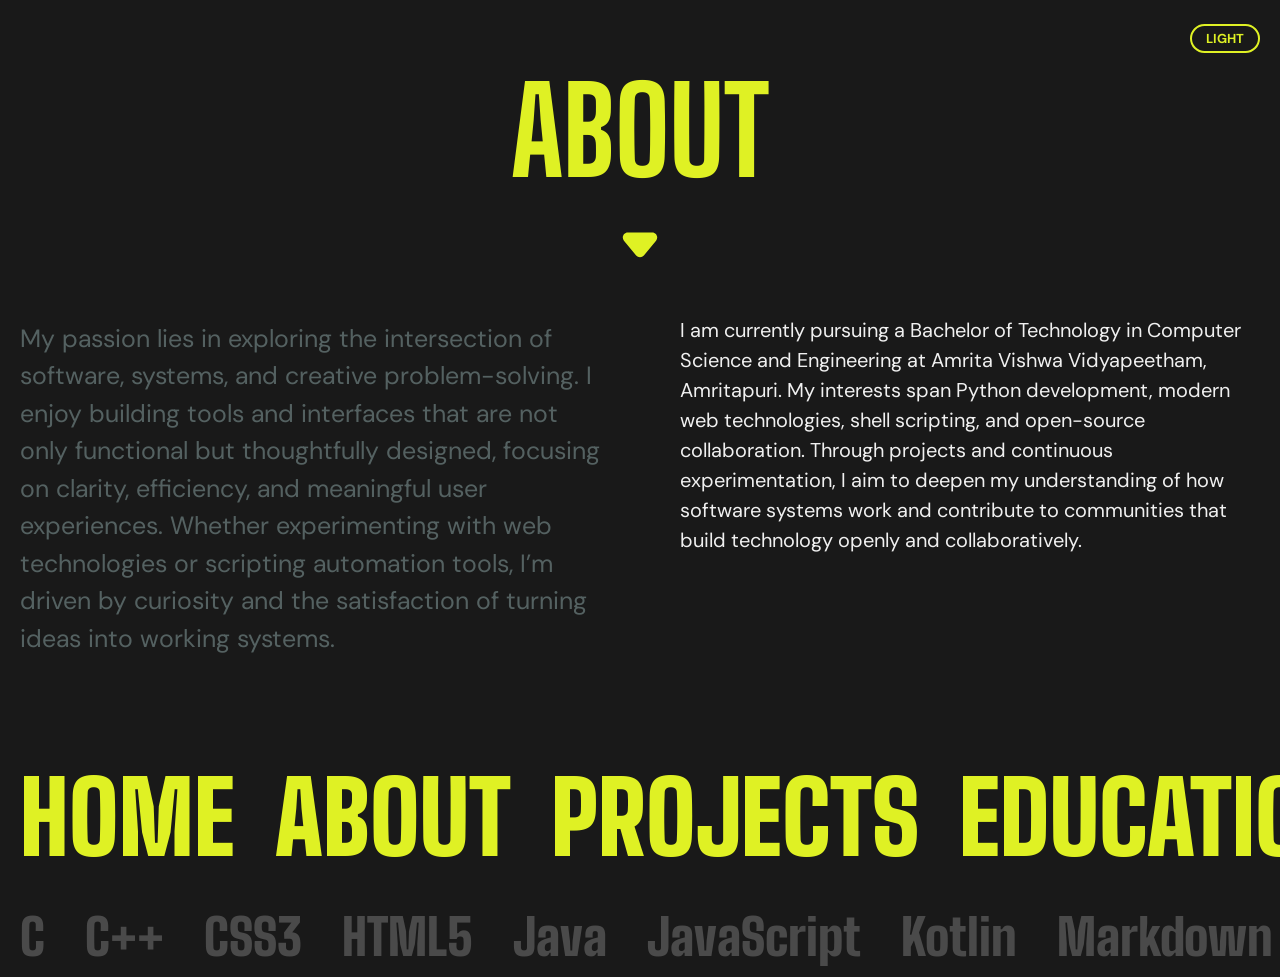
<file: docs/about.html>
<!DOCTYPE html>
<html lang="en">
<head>
    <meta charset="UTF-8">
    <meta name="viewport" content="width=device-width, initial-scale=1.0">
    <link rel="stylesheet" href="style.css">
    <title>Saharsh Baiju</title>
    <script src="script.js" defer></script>
</head>
<body >
    <div class="wrapper">
        <nav class="navbar">
             <button class="theme-btn" id="theme-toggle">THEME</button>

        </nav>
        <section class="intro">
            <h1 class="side-name">ABOUT</h1>
            <svg class="icon" viewBox="0 0 24 24" fill="currentColor">
                <path fill-rule="evenodd"
                d="M18.425 10.271C19.499 8.967 18.57 7 16.88 7H7.12c-1.69 0-2.618 1.967-1.544 3.271l4.881 5.927a2 2 0 0 0 3.088 0l4.88-5.927Z"
                clip-rule="evenodd"/>
            </svg>
            <div class="about-container">
            <div class="about-para1 para">
                <p>My passion lies in exploring the intersection of software, systems, and creative problem-solving. I enjoy building tools and interfaces that are not only functional but thoughtfully designed, focusing on clarity, efficiency, and meaningful user experiences. Whether experimenting with web technologies or scripting automation tools, I’m driven by curiosity and the satisfaction of turning ideas into working systems.</p>
            </div>

            <div class="about-para2 para">
                <p>I am currently pursuing a Bachelor of Technology in Computer Science and Engineering at Amrita Vishwa Vidyapeetham, Amritapuri. My interests span Python development, modern web technologies, shell scripting, and open-source collaboration. Through projects and continuous experimentation, I aim to deepen my understanding of how software systems work and contribute to communities that build technology openly and collaboratively.</p>
            </div>
            </div>
            <div class="group">
            <div class="carousel-1">
            <div class="carousel-track">
            <div class="card-1"><a href="index.html">HOME</a></div>
            <div class="card-1"><a href="about.html">ABOUT</a></div>
            <div class="card-1"><a href="projects.html">PROJECTS</a></div>
            <div class="card-1"><a href="education.html">EDUCATION</a></div>
            <div class="card-1"><a href="contact.html">CONTACT</a></div>

            <!-- duplicates -->

            <div class="card-1"><a href="index.html">HOME</a></div>
            <div class="card-1"><a href="about.html">ABOUT</a></div>
            <div class="card-1"><a href="projects.html">PROJECTS</a></div>
            <div class="card-1"><a href="education.html">EDUCATION</a></div>
            <div class="card-1"><a href="contact.html">CONTACT</a></div>
            </div>
            </div>
            <div class="carousel-1">
            <div class="carousel-track2">

                <div class="card-2">C</div>
                <div class="card-2">C++</div>
                <div class="card-2">CSS3</div>
                <div class="card-2">HTML5</div>
                <div class="card-2">Java</div>
                <div class="card-2">JavaScript</div>
                <div class="card-2">Kotlin</div>
                <div class="card-2">Markdown</div>
                <div class="card-2">Python</div>
                <div class="card-2">Vercel</div>
                <div class="card-2">Google Cloud</div>
                <div class="card-2">Flask</div>
                <div class="card-2">OpenCV</div>
                <div class="card-2">React</div>
                <div class="card-2">MySQL</div>
                <div class="card-2">Canva</div>
                <div class="card-2">Figma</div>
                <div class="card-2">Blender</div>
                <div class="card-2">Sketch Up</div>
                <div class="card-2">Arduino</div>
                <div class="card-2">Raspberry Pi</div>

                <!-- duplicates -->

                <div class="card-2">C</div>
                <div class="card-2">C++</div>
                <div class="card-2">CSS3</div>
                <div class="card-2">HTML5</div>
                <div class="card-2">Java</div>
                <div class="card-2">JavaScript</div>
                <div class="card-2">Kotlin</div>
                <div class="card-2">Markdown</div>
                <div class="card-2">Python</div>
                <div class="card-2">Vercel</div>
                <div class="card-2">Google Cloud</div>
                <div class="card-2">Flask</div>
                <div class="card-2">OpenCV</div>
                <div class="card-2">React</div>
                <div class="card-2">MySQL</div>
                <div class="card-2">Canva</div>
                <div class="card-2">Figma</div>
                <div class="card-2">Blender</div>
                <div class="card-2">Sketch Up</div>
                <div class="card-2">Arduino</div>
                <div class="card-2">Raspberry Pi</div>

            </div>
        </div>
        </div>
        </section>
       
    </div>
   
</body>
</html>
</file>
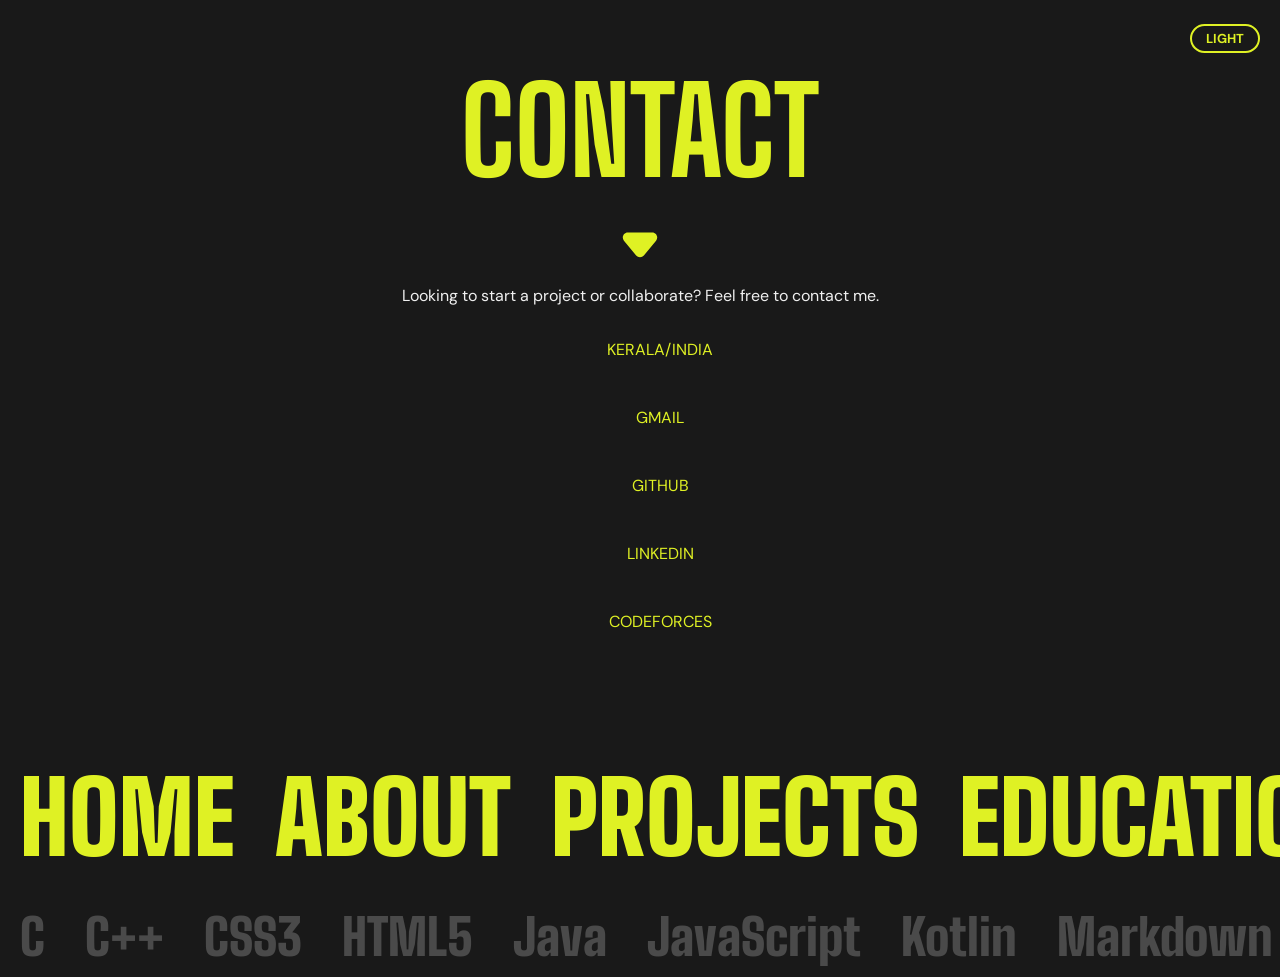
<file: docs/contact.html>
<!DOCTYPE html>
<html lang="en">
<head>
    <meta charset="UTF-8">
    <meta name="viewport" content="width=device-width, initial-scale=1.0">
    <link rel="stylesheet" href="style.css">
    <title>Saharsh Baiju</title>
    <script src="script.js" defer></script>

</head>
<body class="lightmode">
    <div class="wrapper">
        <nav class="navbar">
            <button class="theme-btn" id="theme-toggle">THEME</button>
        </nav>
        <section class="intro">
            <h1 class="side-name">CONTACT</h1>
            <svg class="icon" viewBox="0 0 24 24" fill="currentColor">
                <path fill-rule="evenodd"
                d="M18.425 10.271C19.499 8.967 18.57 7 16.88 7H7.12c-1.69 0-2.618 1.967-1.544 3.271l4.881 5.927a2 2 0 0 0 3.088 0l4.88-5.927Z"
                clip-rule="evenodd"/>
            </svg>
                    <div class="contact">

            <p class="contact-intro">
                Looking to start a project or collaborate? Feel free to contact me.
            </p>

            <div class="contact-info">

                <a href="https://www.google.com/maps?sca_esv=7425f1baa5b8ea4e&biw=778&bih=854&output=search&q=kerala+india+map&source=lnms&fbs=[base64]&entry=mc&ved=1t:200715&ictx=111" target="_blank">KERALA/INDIA</a>

                <a href="mailto:saharshbaiju@gmail.com">GMAIL</a>

                <a href="https://github.com/saharshbaiju-" target="_blank">
                    GITHUB
                </a>

                <a href="https://www.linkedin.com/in/saharsh-baiju-88918a384" target="_blank">
                   LINKEDIN
                </a>

                <a href="https://codeforces.com/profile/saharshbaiju_pacc" target="_blank">
                    CODEFORCES
                </a>

            </div>

            </div>
            
            <div class="group">
            <div class="carousel-1">
            <div class="carousel-track">
            <div class="card-1"><a href="index.html">HOME</a></div>
            <div class="card-1"><a href="about.html">ABOUT</a></div>
            <div class="card-1"><a href="projects.html">PROJECTS</a></div>
            <div class="card-1"><a href="education.html">EDUCATION</a></div>
            <div class="card-1"><a href="contact.html">CONTACT</a></div>

            <!-- duplicates -->

            <div class="card-1"><a href="index.html">HOME</a></div>
            <div class="card-1"><a href="about.html">ABOUT</a></div>
            <div class="card-1"><a href="projects.html">PROJECTS</a></div>
            <div class="card-1"><a href="education.html">EDUCATION</a></div>
            <div class="card-1"><a href="contact.html">CONTACT</a></div>
            </div>
            </div>
            <div class="carousel-1">
            <div class="carousel-track2">

                <div class="card-2">C</div>
                <div class="card-2">C++</div>
                <div class="card-2">CSS3</div>
                <div class="card-2">HTML5</div>
                <div class="card-2">Java</div>
                <div class="card-2">JavaScript</div>
                <div class="card-2">Kotlin</div>
                <div class="card-2">Markdown</div>
                <div class="card-2">Python</div>
                <div class="card-2">Vercel</div>
                <div class="card-2">Google Cloud</div>
                <div class="card-2">Flask</div>
                <div class="card-2">OpenCV</div>
                <div class="card-2">React</div>
                <div class="card-2">MySQL</div>
                <div class="card-2">Canva</div>
                <div class="card-2">Figma</div>
                <div class="card-2">Blender</div>
                <div class="card-2">Sketch Up</div>
                <div class="card-2">Arduino</div>
                <div class="card-2">Raspberry Pi</div>

                <!-- duplicates -->

                <div class="card-2">C</div>
                <div class="card-2">C++</div>
                <div class="card-2">CSS3</div>
                <div class="card-2">HTML5</div>
                <div class="card-2">Java</div>
                <div class="card-2">JavaScript</div>
                <div class="card-2">Kotlin</div>
                <div class="card-2">Markdown</div>
                <div class="card-2">Python</div>
                <div class="card-2">Vercel</div>
                <div class="card-2">Google Cloud</div>
                <div class="card-2">Flask</div>
                <div class="card-2">OpenCV</div>
                <div class="card-2">React</div>
                <div class="card-2">MySQL</div>
                <div class="card-2">Canva</div>
                <div class="card-2">Figma</div>
                <div class="card-2">Blender</div>
                <div class="card-2">Sketch Up</div>
                <div class="card-2">Arduino</div>
                <div class="card-2">Raspberry Pi</div>

            </div>
        </div>
        </div>
        </section>
       
    </div>
   
</body>
</html>
</file>
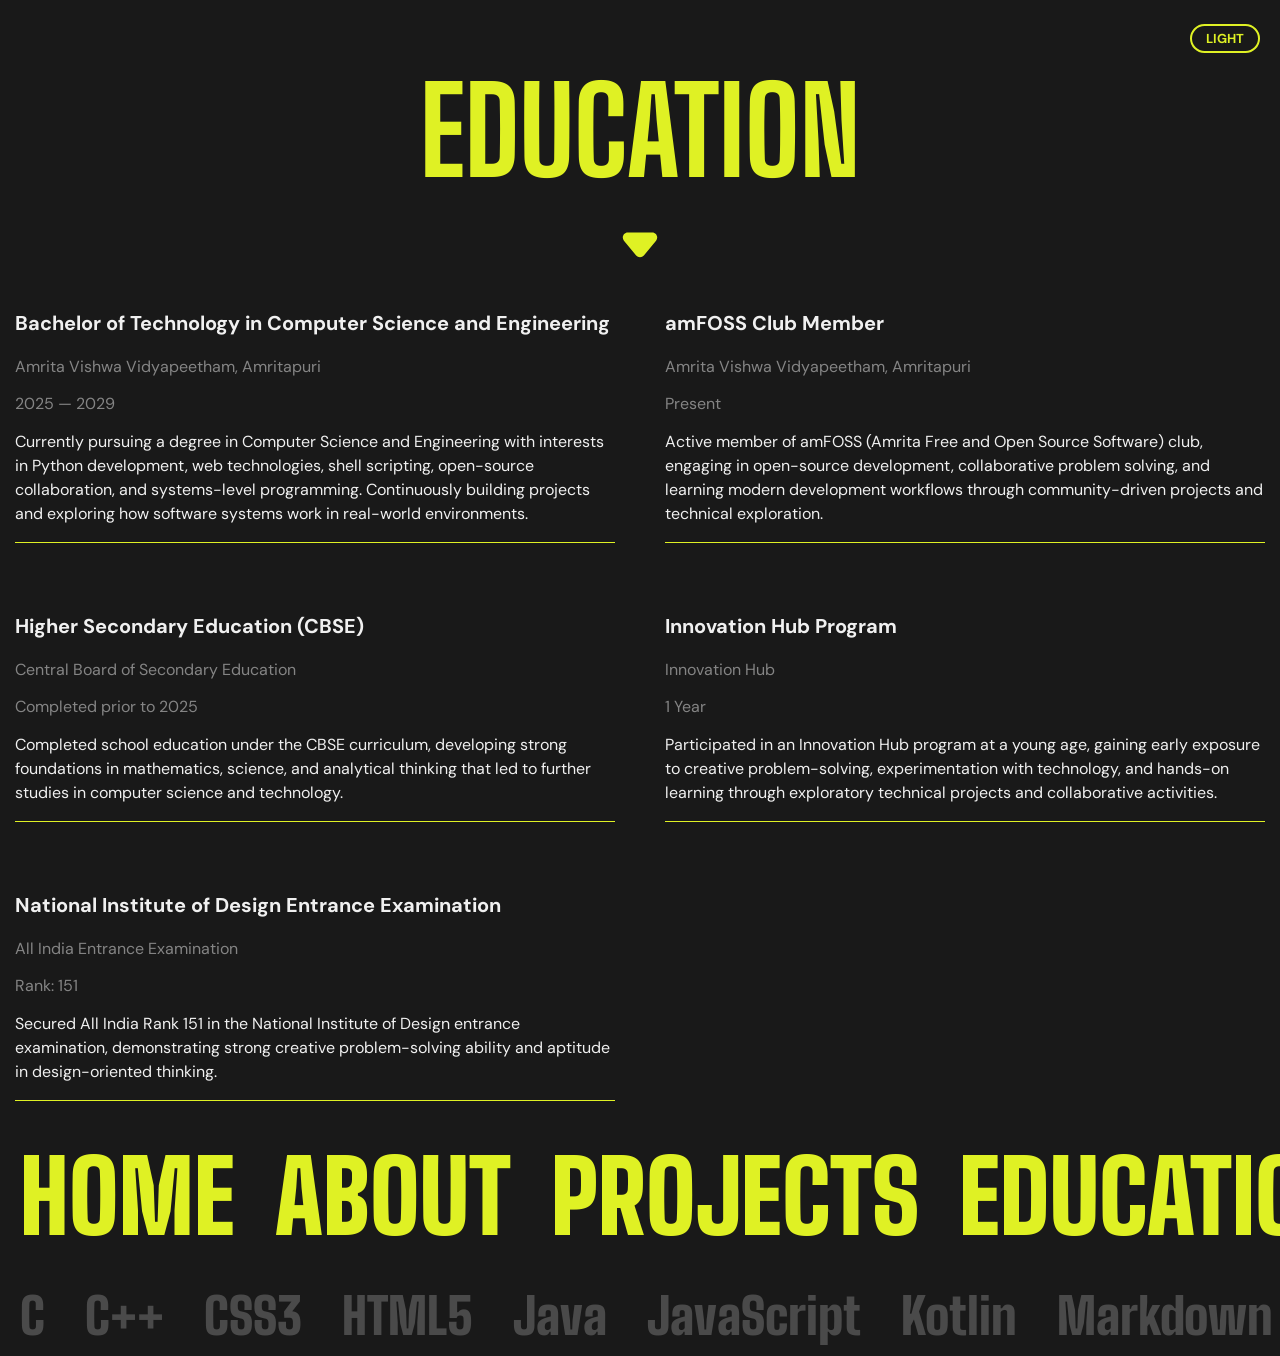
<file: docs/education.html>
<!DOCTYPE html>
<html lang="en">
<head>
    <meta charset="UTF-8">
    <meta name="viewport" content="width=device-width, initial-scale=1.0">
    <link rel="stylesheet" href="style.css">
    <title>Saharsh Baiju</title>
        <script src="script.js" defer></script>

</head>
<body class="lightmode">
    <div class="wrapper">
        <nav class="navbar">
            <button class="theme-btn" id="theme-toggle">THEME</button>

        </nav>
        <section class="intro">
            <h1 class="side-name">EDUCATION</h1>
            <svg class="icon" viewBox="0 0 24 24" fill="currentColor">
                <path fill-rule="evenodd"
                d="M18.425 10.271C19.499 8.967 18.57 7 16.88 7H7.12c-1.69 0-2.618 1.967-1.544 3.271l4.881 5.927a2 2 0 0 0 3.088 0l4.88-5.927Z"
                clip-rule="evenodd"/>
            </svg>
            <div class="education">

                <div class="edu-item">
                    <h3>Bachelor of Technology in Computer Science and Engineering</h3>
                    <p class="edu-place">Amrita Vishwa Vidyapeetham, Amritapuri</p>
                    <p class="edu-year">2025 — 2029</p>
                    <p class="edu-desc">
                        Currently pursuing a degree in Computer Science and Engineering with interests in Python development,
                        web technologies, shell scripting, open-source collaboration, and systems-level programming.
                        Continuously building projects and exploring how software systems work in real-world environments.
                    </p>
                </div>

                <div class="edu-item">
                    <h3>amFOSS Club Member</h3>
                    <p class="edu-place">Amrita Vishwa Vidyapeetham, Amritapuri</p>
                    <p class="edu-year">Present</p>
                    <p class="edu-desc">
                        Active member of amFOSS (Amrita Free and Open Source Software) club, engaging in open-source
                        development, collaborative problem solving, and learning modern development workflows through
                        community-driven projects and technical exploration.
                    </p>
                </div>

                <div class="edu-item">
                    <h3>Higher Secondary Education (CBSE)</h3>
                    <p class="edu-place">Central Board of Secondary Education</p>
                    <p class="edu-year">Completed prior to 2025</p>
                    <p class="edu-desc">
                        Completed school education under the CBSE curriculum, developing strong foundations in mathematics,
                        science, and analytical thinking that led to further studies in computer science and technology.
                    </p>
                </div>

                <div class="edu-item">
                    <h3>Innovation Hub Program</h3>
                    <p class="edu-place">Innovation Hub</p>
                    <p class="edu-year">1 Year</p>
                    <p class="edu-desc">
                        Participated in an Innovation Hub program at a young age, gaining early exposure to creative
                        problem-solving, experimentation with technology, and hands-on learning through exploratory
                        technical projects and collaborative activities.
                    </p>
                </div>
                <div class="edu-item">
                    <h3>National Institute of Design Entrance Examination</h3>
                    <p class="edu-place">All India Entrance Examination</p>
                    <p class="edu-year">Rank: 151</p>
                    <p class="edu-desc">
                        Secured All India Rank 151 in the National Institute of Design entrance examination, demonstrating
                        strong creative problem-solving ability and aptitude in design-oriented thinking.
                    </p>
                </div>
            </div>
            
            <div class="group">
            <div class="carousel-1">
            <div class="carousel-track">
            <div class="card-1"><a href="index.html">HOME</a></div>
            <div class="card-1"><a href="about.html">ABOUT</a></div>
            <div class="card-1"><a href="projects.html">PROJECTS</a></div>
            <div class="card-1"><a href="education.html">EDUCATION</a></div>
            <div class="card-1"><a href="contact.html">CONTACT</a></div>

            <!-- duplicates -->

            <div class="card-1"><a href="index.html">HOME</a></div>
            <div class="card-1"><a href="about.html">ABOUT</a></div>
            <div class="card-1"><a href="projects.html">PROJECTS</a></div>
            <div class="card-1"><a href="education.html">EDUCATION</a></div>
            <div class="card-1"><a href="contact.html">CONTACT</a></div>
            </div>
            </div>
            <div class="carousel-1">
            <div class="carousel-track2">

                <div class="card-2">C</div>
                <div class="card-2">C++</div>
                <div class="card-2">CSS3</div>
                <div class="card-2">HTML5</div>
                <div class="card-2">Java</div>
                <div class="card-2">JavaScript</div>
                <div class="card-2">Kotlin</div>
                <div class="card-2">Markdown</div>
                <div class="card-2">Python</div>
                <div class="card-2">Vercel</div>
                <div class="card-2">Google Cloud</div>
                <div class="card-2">Flask</div>
                <div class="card-2">OpenCV</div>
                <div class="card-2">React</div>
                <div class="card-2">MySQL</div>
                <div class="card-2">Canva</div>
                <div class="card-2">Figma</div>
                <div class="card-2">Blender</div>
                <div class="card-2">Sketch Up</div>
                <div class="card-2">Arduino</div>
                <div class="card-2">Raspberry Pi</div>

                <!-- duplicates -->

                <div class="card-2">C</div>
                <div class="card-2">C++</div>
                <div class="card-2">CSS3</div>
                <div class="card-2">HTML5</div>
                <div class="card-2">Java</div>
                <div class="card-2">JavaScript</div>
                <div class="card-2">Kotlin</div>
                <div class="card-2">Markdown</div>
                <div class="card-2">Python</div>
                <div class="card-2">Vercel</div>
                <div class="card-2">Google Cloud</div>
                <div class="card-2">Flask</div>
                <div class="card-2">OpenCV</div>
                <div class="card-2">React</div>
                <div class="card-2">MySQL</div>
                <div class="card-2">Canva</div>
                <div class="card-2">Figma</div>
                <div class="card-2">Blender</div>
                <div class="card-2">Sketch Up</div>
                <div class="card-2">Arduino</div>
                <div class="card-2">Raspberry Pi</div>

            </div>
        </div>
        </div>
        </section>
       
    </div>
   
</body>
</html>
</file>
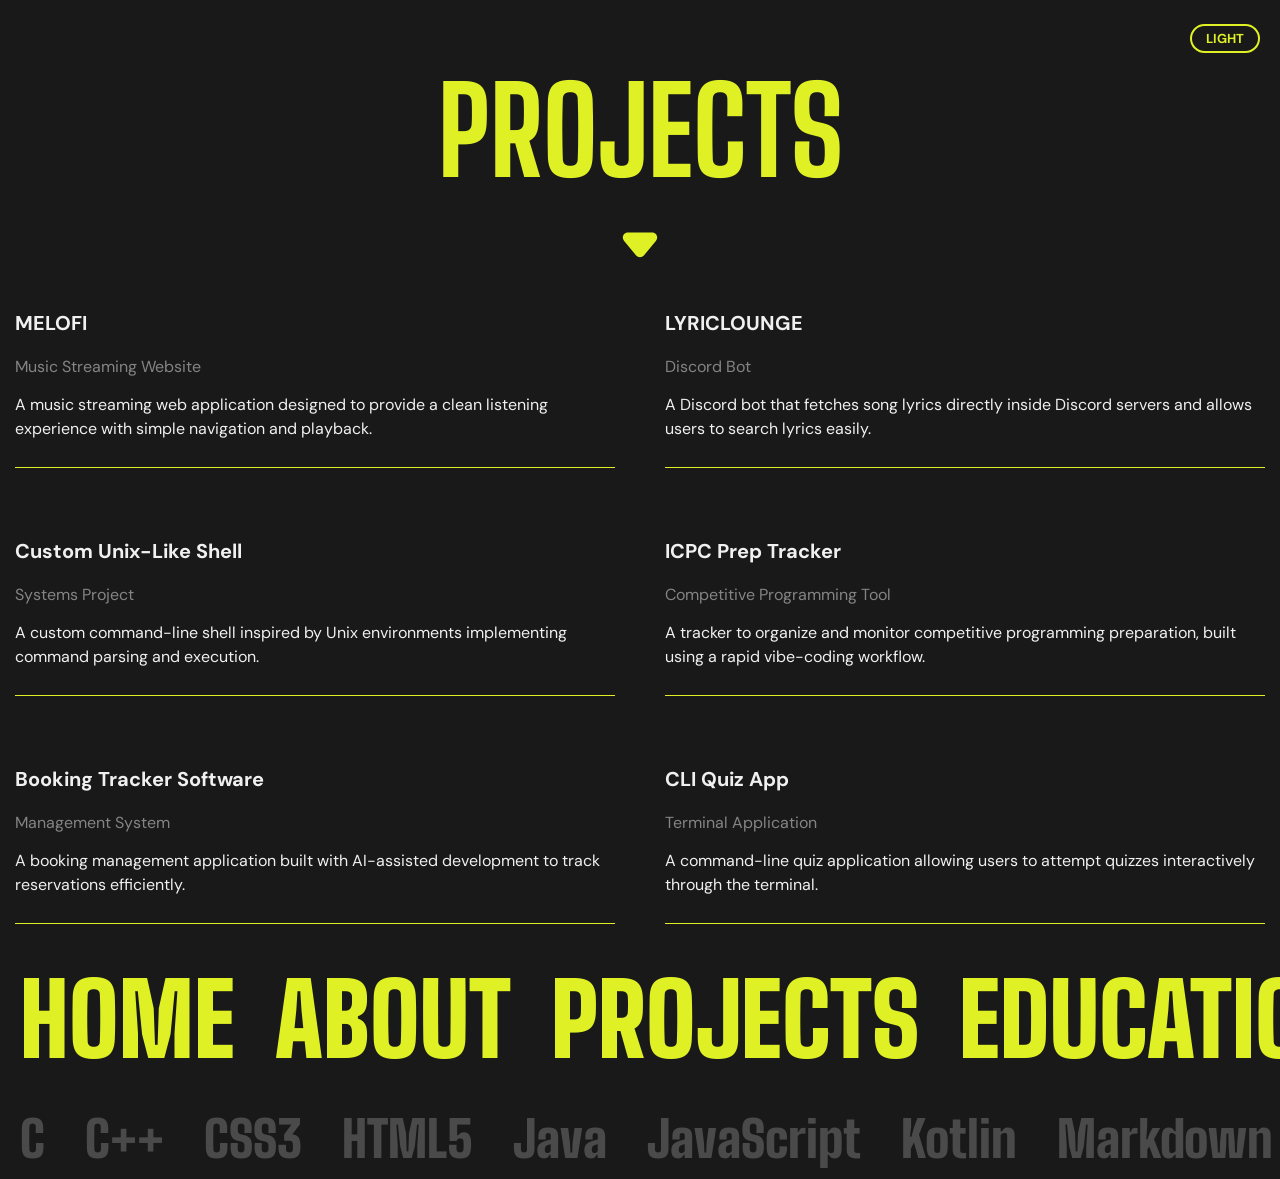
<file: docs/projects.html>
<!DOCTYPE html>
<html lang="en">
<head>
    <meta charset="UTF-8">
    <meta name="viewport" content="width=device-width, initial-scale=1.0">
    <link rel="stylesheet" href="style.css">
    <title>Saharsh Baiju</title>
    <script src="script.js" defer></script>

</head>
<body class="lightmode">
    <div class="wrapper">
        <nav class="navbar">
            <button class="theme-btn" id="theme-toggle">THEME</button>
        </nav>
        <section class="intro">
            <h1 class="side-name">PROJECTS</h1>
            <svg class="icon" viewBox="0 0 24 24" fill="currentColor">
                <path fill-rule="evenodd"
                d="M18.425 10.271C19.499 8.967 18.57 7 16.88 7H7.12c-1.69 0-2.618 1.967-1.544 3.271l4.881 5.927a2 2 0 0 0 3.088 0l4.88-5.927Z"
                clip-rule="evenodd"/>
            </svg>
            <div class="projects">

            <a href="https://github.com/saharshbaiju/melofi" target="_blank" class="project-item">
                <h3>MELOFI</h3>
                <p class="project-place">Music Streaming Website</p>
                <p class="project-desc">
                    A music streaming web application designed to provide a clean listening
                    experience with simple navigation and playback.
                </p>
            </a>

            <a href="https://github.com/saharshbaiju/lyriclounge" target="_blank" class="project-item">
                <h3>LYRICLOUNGE</h3>
                <p class="project-place">Discord Bot</p>
                <p class="project-desc">
                    A Discord bot that fetches song lyrics directly inside Discord servers
                    and allows users to search lyrics easily.
                </p>
            </a>

            <a href="https://github.com/saharshbaiju/amfoss-curriculum/tree/main/task-08" target="_blank" class="project-item">
                <h3>Custom Unix-Like Shell</h3>
                <p class="project-place">Systems Project</p>
                <p class="project-desc">
                    A custom command-line shell inspired by Unix environments implementing
                    command parsing and execution.
                </p>
            </a>

            <a href="https://github.com/saharshbaiju/icpcprep_tracker" target="_blank" class="project-item">
                <h3>ICPC Prep Tracker</h3>
                <p class="project-place">Competitive Programming Tool</p>
                <p class="project-desc">
                    A tracker to organize and monitor competitive programming preparation,
                    built using a rapid vibe-coding workflow.
                </p>
            </a>

            <a href="https://github.com/saharshbaiju/saharshbaiju-whispering-bamboos-booking-tracker" target="_blank" class="project-item">
                <h3>Booking Tracker Software</h3>
                <p class="project-place">Management System</p>
                <p class="project-desc">
                    A booking management application built with AI-assisted development
                    to track reservations efficiently.
                </p>
            </a>

            <a href="https://github.com/saharshbaiju/amFOSS-tasks/tree/main/task-05" target="_blank" class="project-item">
                <h3>CLI Quiz App</h3>
                <p class="project-place">Terminal Application</p>
                <p class="project-desc">
                    A command-line quiz application allowing users to attempt quizzes
                    interactively through the terminal.
                </p>
            </a>

        </div>
            
            <div class="group">
            <div class="carousel-1">
            <div class="carousel-track">
            <div class="card-1"><a href="index.html">HOME</a></div>
            <div class="card-1"><a href="about.html">ABOUT</a></div>
            <div class="card-1"><a href="projects.html">PROJECTS</a></div>
            <div class="card-1"><a href="education.html">EDUCATION</a></div>
            <div class="card-1"><a href="contact.html">CONTACT</a></div>

            <!-- duplicates -->

            <div class="card-1"><a href="index.html">HOME</a></div>
            <div class="card-1"><a href="about.html">ABOUT</a></div>
            <div class="card-1"><a href="projects.html">PROJECTS</a></div>
            <div class="card-1"><a href="education.html">EDUCATION</a></div>
            <div class="card-1"><a href="contact.html">CONTACT</a></div>
            </div>
            </div>
            <div class="carousel-1">
            <div class="carousel-track2">

                <div class="card-2">C</div>
                <div class="card-2">C++</div>
                <div class="card-2">CSS3</div>
                <div class="card-2">HTML5</div>
                <div class="card-2">Java</div>
                <div class="card-2">JavaScript</div>
                <div class="card-2">Kotlin</div>
                <div class="card-2">Markdown</div>
                <div class="card-2">Python</div>
                <div class="card-2">Vercel</div>
                <div class="card-2">Google Cloud</div>
                <div class="card-2">Flask</div>
                <div class="card-2">OpenCV</div>
                <div class="card-2">React</div>
                <div class="card-2">MySQL</div>
                <div class="card-2">Canva</div>
                <div class="card-2">Figma</div>
                <div class="card-2">Blender</div>
                <div class="card-2">Sketch Up</div>
                <div class="card-2">Arduino</div>
                <div class="card-2">Raspberry Pi</div>

                <!-- duplicates -->

                <div class="card-2">C</div>
                <div class="card-2">C++</div>
                <div class="card-2">CSS3</div>
                <div class="card-2">HTML5</div>
                <div class="card-2">Java</div>
                <div class="card-2">JavaScript</div>
                <div class="card-2">Kotlin</div>
                <div class="card-2">Markdown</div>
                <div class="card-2">Python</div>
                <div class="card-2">Vercel</div>
                <div class="card-2">Google Cloud</div>
                <div class="card-2">Flask</div>
                <div class="card-2">OpenCV</div>
                <div class="card-2">React</div>
                <div class="card-2">MySQL</div>
                <div class="card-2">Canva</div>
                <div class="card-2">Figma</div>
                <div class="card-2">Blender</div>
                <div class="card-2">Sketch Up</div>
                <div class="card-2">Arduino</div>
                <div class="card-2">Raspberry Pi</div>

            </div>
        </div>
        </div>
        </section>
       
    </div>
   
</body>
</html>
</file>
<file: docs/style.css>
@import url('https://fonts.googleapis.com/css2?family=Big+Shoulders:opsz,wght@10..72,100..900&family=DM+Sans:ital,opsz,wght@0,9..40,100..1000;1,9..40,100..1000&family=Doto:wght@100..900&display=swap');
:root{
    --dark-background:#191919;
    --main-text:#DFF124;
    --quote-text:#F0F0F080;
    --description-text:#F0F0F0;
    --shade-colour-text:#617272D1;

}
.lightmode{
    --dark-background:#F0F0F0;
    --main-text:#1f67f1;
    --quote-text:#12121280;
    --description-text:black;
    --shade-colour-text:#112925B1;
}
body{
    margin:0;
    background:var(--dark-background);
}
a{
    all: unset;
    padding: 0;
    margin: 0;
}
.intro{
    display:flex;
    flex-direction:column;
    align-items:center;
    min-height:100vh;
    margin-top: clamp(60px, 6vw, 120px);
}

.wrapper{
    overflow-x:hidden;
    display: block;
    
}
.navbar{
    width: 100%;
    height: clamp(60px, 6vw, 120px);
    min-height: 30px;
    margin-bottom: 10px;
    background: var(--dark-background);
    position: fixed;
    top: 0;
    left: 0;
    z-index: 10;
    display: flex;
    flex-direction: row;
    align-items: center;
    justify-content: right;

}
.theme-btn{
    font-family: "DM Sans","sans-serif";
    font-size: 13px;
    font-weight: 700;
    padding:4px 14px;
    border: 2px solid var(--main-text);
    border-radius: 40px;
    color: var(--main-text);
    background: var(--dark-background);
    cursor: pointer;
    transition: 0.25s ease;
    margin-right: 20px;
    
}
.theme-btn:hover{
    background: ;
    color: var(--main-text);
}
.edu-item{
    border-bottom: solid 0.2px var(--main-text);
    margin: 15px;
}
.education{
    font-family: "DM Sans";
    display: grid;
    grid-template-columns: 1fr 1fr;
    gap: 20px;
}
.edu-place ,.edu-year{
    color: var(--quote-text);
    font-size: 16px;
}
.education h3{
    color: var(--description-text);
    font-size: 20px;
    
}
.edu-desc{
    color: var(--description-text);
    font-size: 16px;
    line-height: 1.5;
}


.projects{
    font-family:"DM Sans";
    display:grid;
    grid-template-columns:1fr 1fr;
    gap:20px;
}

.project-item{
    border-bottom: solid 0.2px var(--main-text);
    margin:15px;
    padding-bottom:10px;

    text-decoration:none;
    display:block;
    transition:0.2s ease;
}

.project-item:hover{
    transform:translateY(-4px);
}

.projects h3{
    color:var(--description-text);
    font-size:20px;
}

.project-place{
    color:var(--quote-text);
    font-size:16px;
}

.project-desc{
    color:var(--description-text);
    font-size:16px;
    line-height:1.5;
}
.quote{
    margin-top: 30px ;
    text-align: center;
    color:var(--quote-text);
    font-family: "DM Sans", sans-serif;   
}
.icon{
    color:var(--main-text);
    width: 60px;
    margin-top:30px;
    
}
.description{
    color:var(--description-text);
    font-family: "DM Sans", sans-serif;

}
.brief{
    margin:60px;
    text-align: center;
    width: clamp(200px, 65vw, 600px);
    font-size: clamp(10px,4vw,18px);
}
.carousel-1{
    width: 100%;
    overflow: hidden;
    display: flex;
    flex-direction: row;
    margin-bottom: 10px;
    overflow-x: scroll;
    scrollbar-width: none;
   
}

.para{
    color:var(--description-text);
    font-family: "DM Sans", sans-serif;
    line-height: 1.5;
}

.about-para1{
    color:var(--shade-colour-text);
    margin: 20px;
    text-align: left;
    font-size: clamp(17px,2.5vw,25px);
}
.about-para2{
    margin: 20px;
    text-align: left;
    font-size: clamp(17px,2vw,20px);

}

.about-container{
    display: grid;
    grid-template-columns: 1fr 1fr;
    gap: 40px;
    
}
.contact-intro{
    color:var(--description-text);
    margin: 10px;
    font-family: "DM Sans";
}
.contact-info{
    display:grid;
    grid-template-columns: 1fr ;
    justify-content:center;
    gap: 0px;
    
    align-items: center;
    font-family:"DM Sans", sans-serif;
    font-size:16px;
    text-align:center;
}

.contact-info a,
.contact-info p{
    padding:12px 18px;
    border-radius:12px;
    transition:0.25s ease;
    align-items: center;
    justify-content: center;
    height: 40px;
    width: 100%;
    display: flex;
    flex-direction: column;
    align-items: center;
    justify-content: center;
}


.contact-info a{
    color:var(--main-text);
    border:2px solid transparent;
}


.contact-info a:hover{
    border:2px solid var(--main-text);
    transform:translateY(-3px);
}
.card-1{
    color:var(--main-text);
    font-family: "Big Shoulders", sans-serif;
    font-size:clamp(50px,20vw,100px);
    font-weight: 900;
    flex: 0 0 auto;
    display: flex;
    flex-direction: column;
    align-items: center;
    justify-content: center;
    margin: clamp(10px,4vw,20px);

}
.card-2{
    color:rgb(74 74 74);
    font-family: "Big Shoulders", sans-serif;
    font-size:clamp(30px,7vw,50px);
    font-weight: 900;
    flex: 0 0 auto;
    display: flex;
    flex-direction: column;
    align-items: center;
    justify-content: center;
    margin-left: clamp(10px,4vw,20px);
    margin-right: clamp(10px,4vw,20px);
}
.carousel-track{
    display: flex;
    width: max-content;
    animation: scroll 14s linear infinite;
}
.carousel-track2{
    display: flex;
    width: max-content;
    animation: scroll 40s linear infinite;
    animation-direction: reverse;
    
}

.carousel-track:hover{
    animation-play-state: paused;
}
.card-1:hover{
    color: var(--description-text);
}
.card-2:hover{
    color: var(--description-text);
}
.group{
    display:flex;
    flex-direction:column;
    width:100%;on:column;
    width:100%;
    margin-top:auto;   
}

@keyframes scroll {
    0%{
        transform: translateX(0);
    }
    100%{
        transform: translateX(-50%);
    }
    margin-top:auto;   
}

@keyframes scroll {
    0%{
        transform: translateX(0);
    }
    100%{
        transform: translateX(-50%);
    }
}
.side-name{
    color: var(--main-text);
    font-family: "Big Shoulders", sans-serif;
    font-optical-sizing: auto;
    font-weight: 500;
    font-size:120px;
    text-align: center;
    font-weight: bold;
    font-style: normal;
    margin: 0;
    line-height:0.9;
    
}
.name{
    color: var(--main-text);
    font-family: "Big Shoulders", sans-serif;
    font-optical-sizing: auto;
    font-weight: 500;
    font-size:240px;
    text-align: center;
    font-weight: bold;
    font-style: normal;
    margin: 0;
    line-height:0.9;
    -webkit-text-stroke: 2px var(--main-text);
    color: transparent;
    background-repeat: no-repeat;
    background-image: linear-gradient(var(--main-text),var(--main-text));
    -webkit-background-clip: text;
    background-position: -1100px 0;
    animation: backcolor 3s linear forwards;
    animation-delay: 2s;
    
}
.diamond{
    width:60px;
    color:var(--main-text)
}
/* ------------------- */










/*  */
.loader{
    position:fixed;
    inset:0;
    background:var(--dark-background);
    display:flex;
    justify-content:center;
    align-items:center;
    z-index: 50;
    background: var(--dark-background);
    animation:loaderExit 0.8s ease 2.5s forwards;
     pointer-events:none;
}

/* signature draw */
.loader svg path{
    fill: none;
    stroke: var(--main-text);
    stroke-width: 3;
    stroke-linecap: round;
    stroke-linejoin: round;

    stroke-dasharray: 3000;
    stroke-dashoffset: 6000;

    animation: drawSignature 2s ease forwards;
}

/* handwriting effect */
@keyframes drawSignature{
    to{
        stroke-dashoffset:685;
    }
}

/* loader zoom disappear */
@keyframes loaderExit{
    0%{
        opacity:1;
        transform:scale(1);
    }
    100%{
        opacity:0;
        transform:scale(4);
    }
}
/* ----------------------------------- */
@keyframes backcolor {
    0%{
        opacity: 0.2;
    }
    100%{
        opacity:1;
        background-position: 0 0;
        
    }
}

@media screen and (max-width:710px) {
    .name{
        font-size: 110px;
        background-position: -600px 0;
        animation: backcolor 4s linear forwards;
        animation-delay: 2.4s;
    }
    .side-name{
        font-size: 100px;
    }

    .edu-place ,.edu-year,.edu-desc{
        font-size: 14px;
    }
    
    }
    @media (max-width:768px){
    .about-container{
        grid-template-columns: 1fr;
    }
    .education{
        grid-template-columns: 1fr;
}
    .projects{
        grid-template-columns:1fr;
    }
    @keyframes backcolor {
        0%{
            opacity: 0.2;
        }
    100%{
        background-position: 0 0;
        opacity:1;
    }}

    .quote{
        font-size: 13px;
    }
    
}
/*  */
/*  */
</file>
